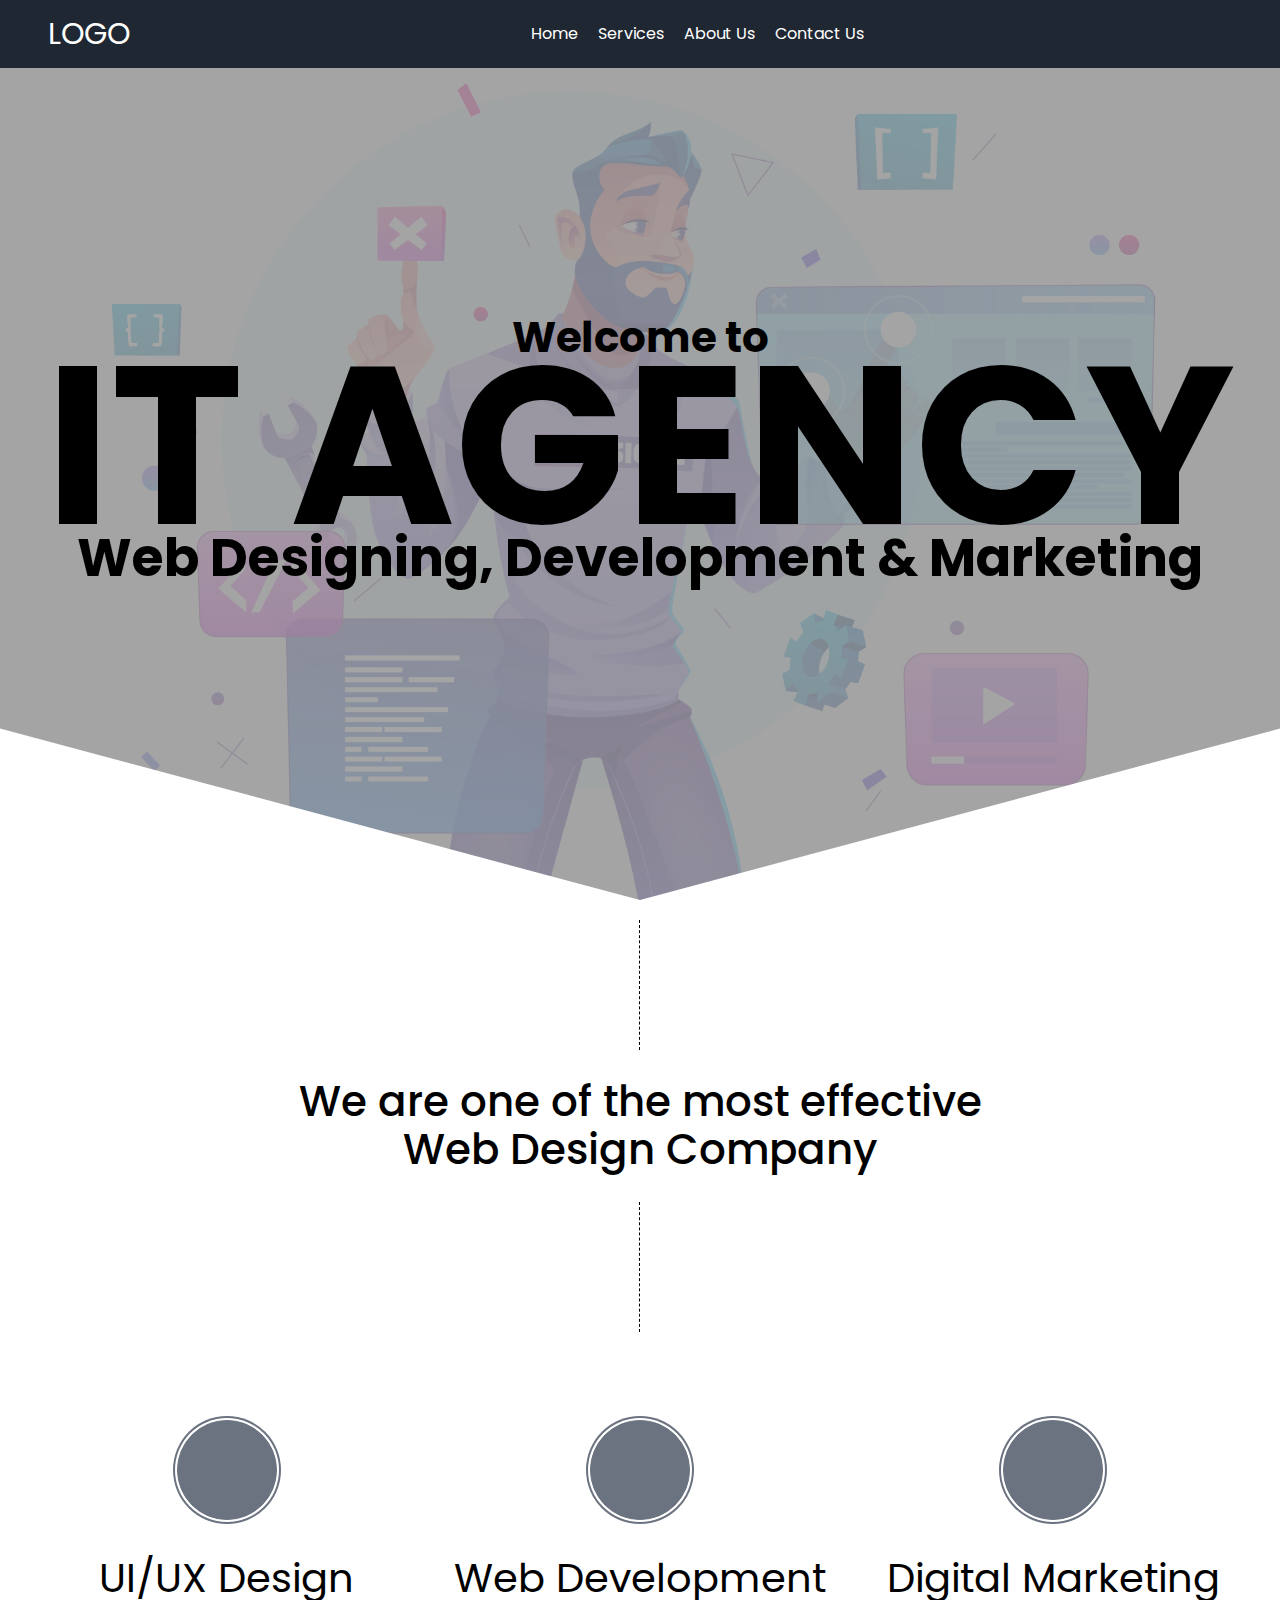
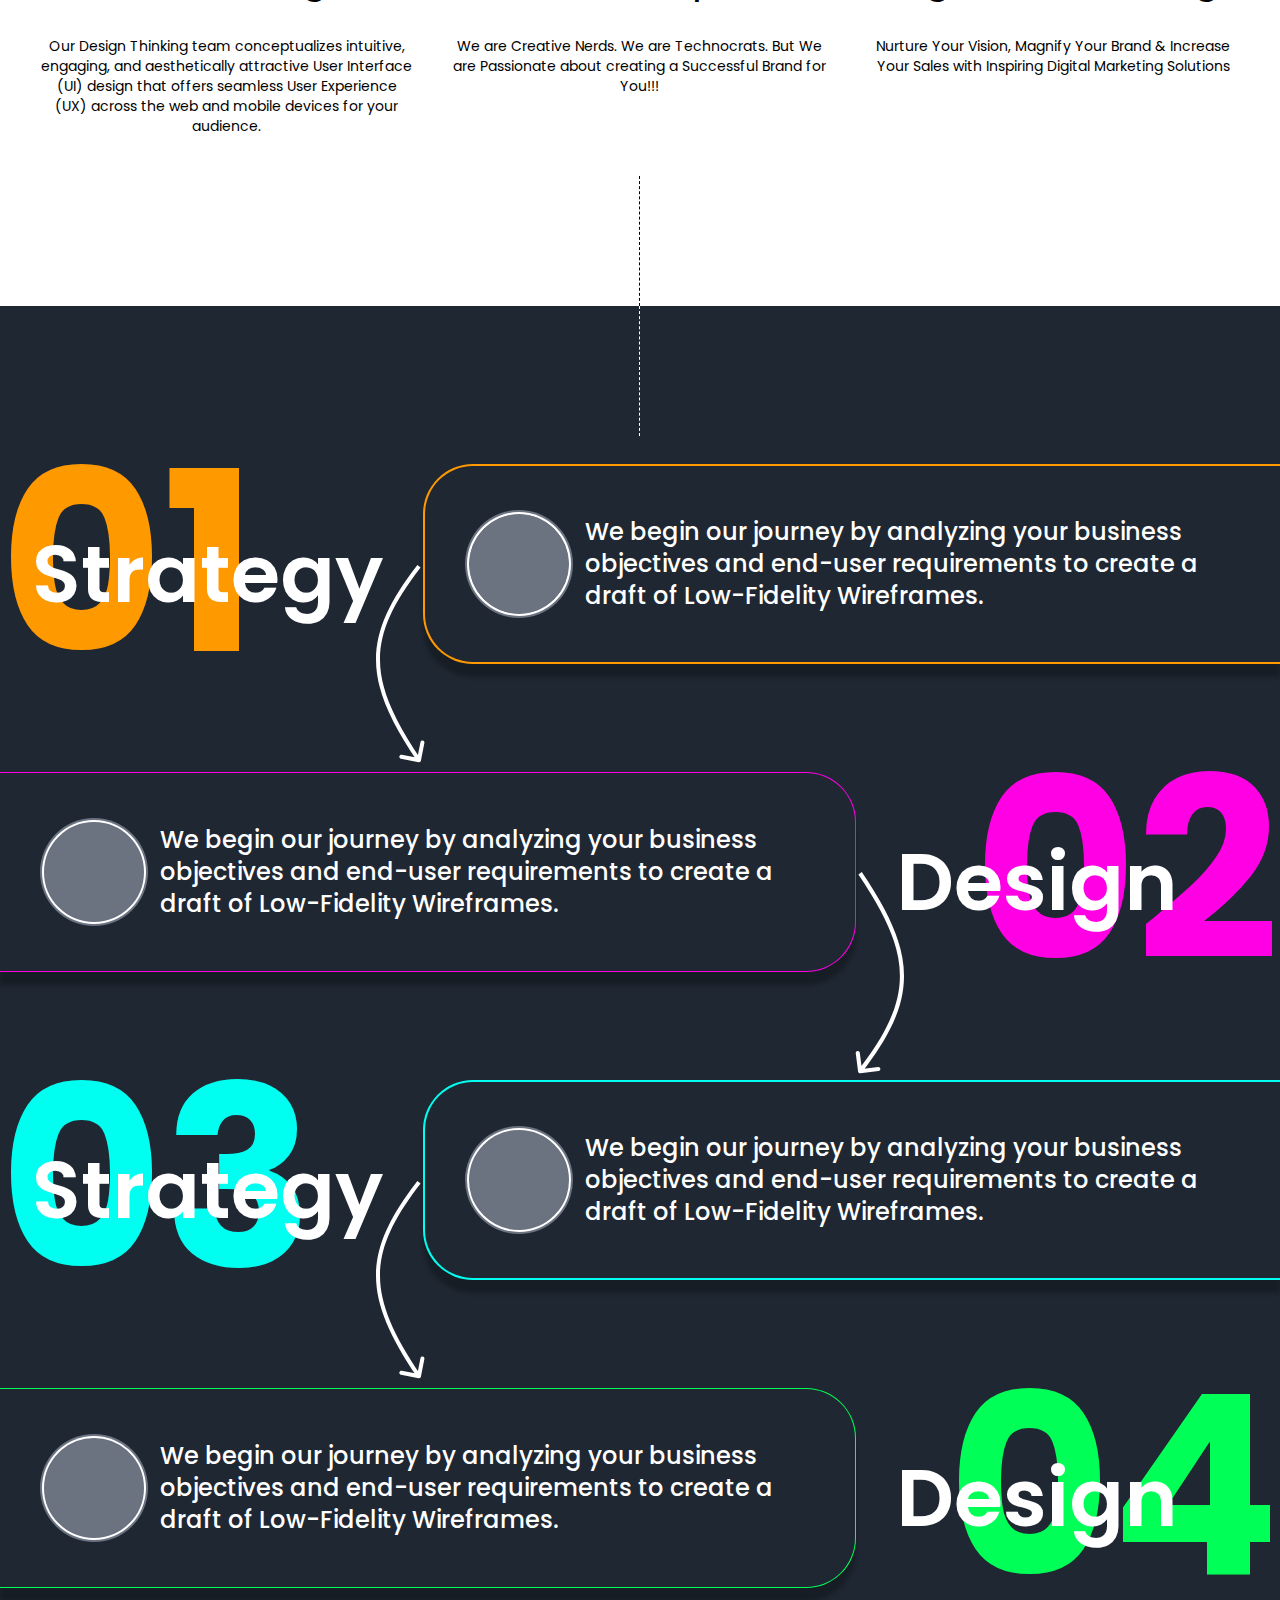
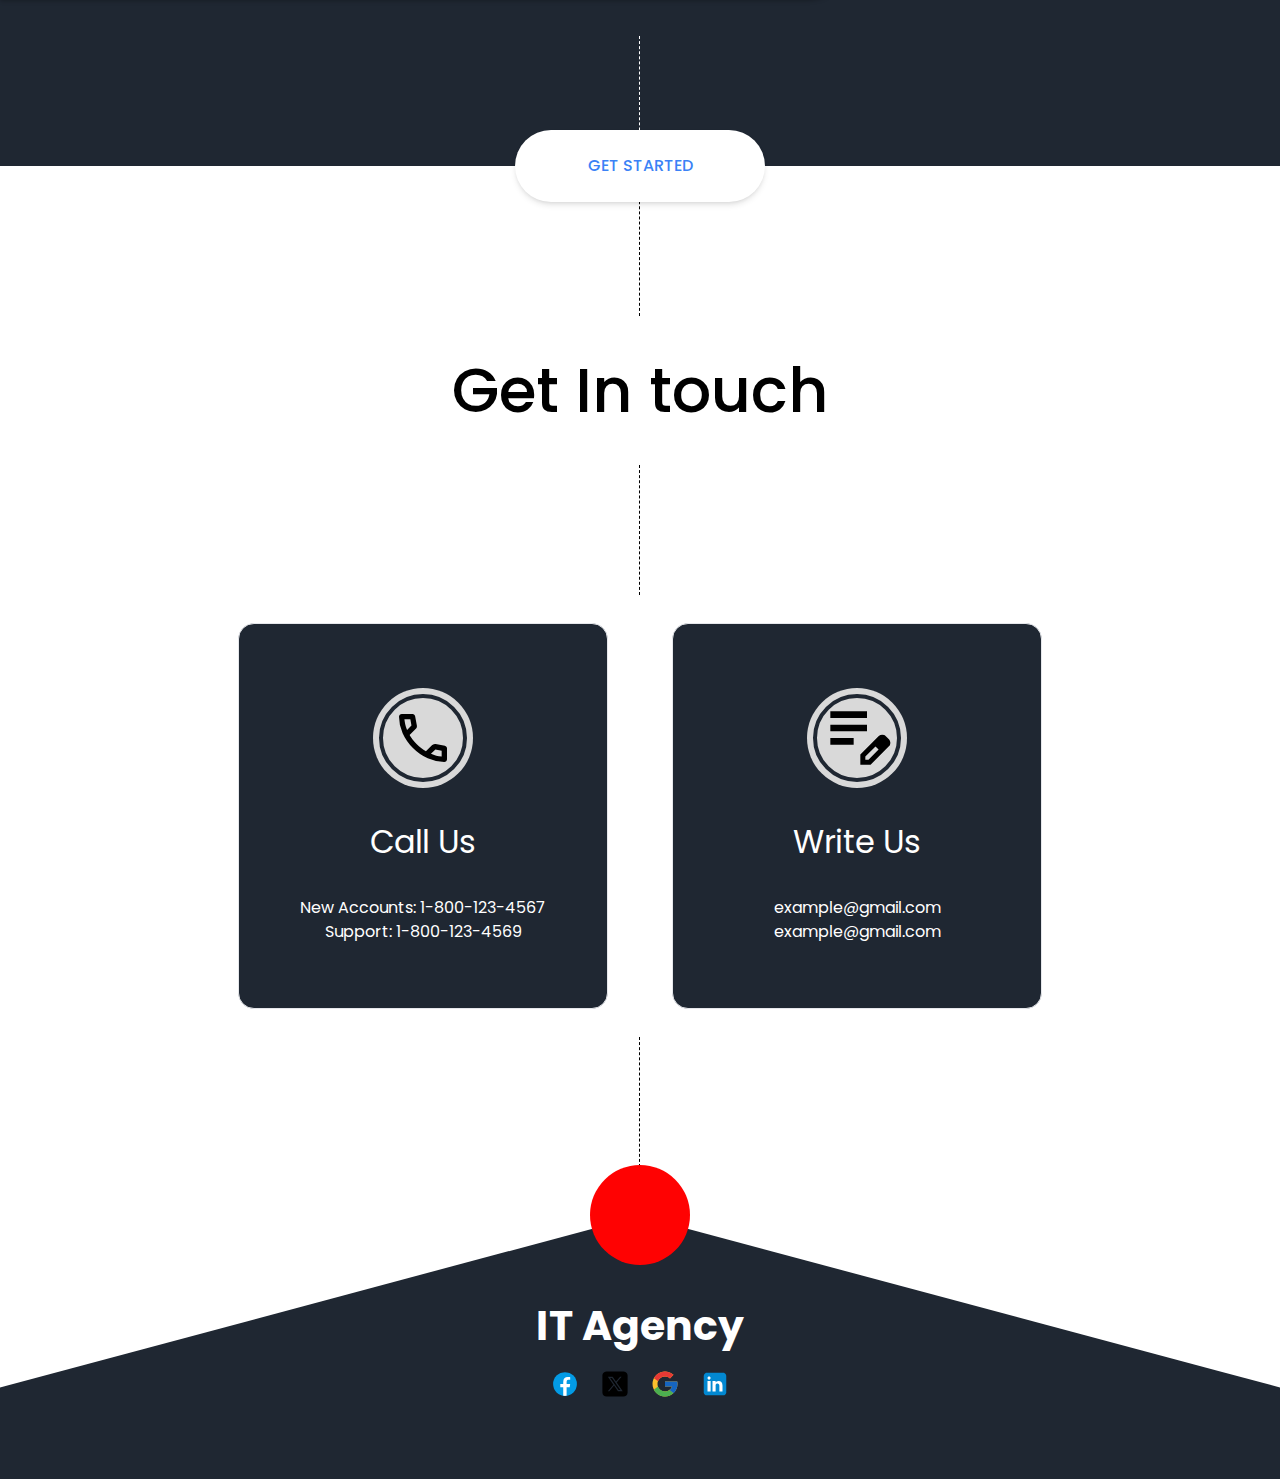
<file: index.html>
<!DOCTYPE html>
<html lang="en">
<head>
    <meta charset="UTF-8">
    <meta name="viewport" content="width=device-width, initial-scale=1.0">
    <title>Homepage | IT Agency</title>
    <link rel="preconnect" href="https://fonts.googleapis.com">
    <link rel="preconnect" href="https://fonts.gstatic.com" crossorigin>
    <link href="https://fonts.googleapis.com/css2?family=Poppins:wght@300;400;500;600;700;800;900&display=swap"
        rel="stylesheet">
    <link rel="stylesheet" href="./css/build.css">
    <link rel="stylesheet" href="./css/custom.css">
</head>
<body>
    <header class="bg-[#1F2732] text-white fixed top-0 w-full z-10">
        <nav class="container mx-auto px-3 md:px-8 flex items-center justify-between  ">
            <div class="p-3 md:p-4 flex items-center gap-5 ">
                <button class="md:hidden menuToggle">
                    <svg fill="#fff" width="30" height="30" viewBox="0 0 50 50">
                        <path
                            d="M 5 8 A 2.0002 2.0002 0 1 0 5 12 L 45 12 A 2.0002 2.0002 0 1 0 45 8 L 5 8 z M 5 23 A 2.0002 2.0002 0 1 0 5 27 L 45 27 A 2.0002 2.0002 0 1 0 45 23 L 5 23 z M 5 38 A 2.0002 2.0002 0 1 0 5 42 L 45 42 A 2.0002 2.0002 0 1 0 45 38 L 5 38 z">
                        </path>
                    </svg>
                </button>
                <a href="./index.html" class="text-xl md:text-3xl uppercase">Logo</a>
            </div>
            <div class="overlay fixed top-0 right-0 w-screen h-screen md:hidden"></div>
            <div
                class="nav-menu fixed top-0 left-0 md:static  bg-white md:bg-[#1F2732] h-screen md:h-auto w-[90vw] max-w-[300px] md:w-auto md:max-w-none">
                <div class="flex items-center gap-5 justify-between md:hidden bg-[#1F2732] p-3 md:p-4">
                    <a href="./index.html" class="text-xl uppercase">Logo</a>
                    <button class="menuToggle">
                        <svg fill="#fff" width="30" height="30" viewBox="0 0 50 50">
                            <path
                                d="M 40.783203 7.2714844 A 2.0002 2.0002 0 0 0 39.386719 7.8867188 L 25.050781 22.222656 L 10.714844 7.8867188 A 2.0002 2.0002 0 0 0 9.2792969 7.2792969 A 2.0002 2.0002 0 0 0 7.8867188 10.714844 L 22.222656 25.050781 L 7.8867188 39.386719 A 2.0002 2.0002 0 1 0 10.714844 42.214844 L 25.050781 27.878906 L 39.386719 42.214844 A 2.0002 2.0002 0 1 0 42.214844 39.386719 L 27.878906 25.050781 L 42.214844 10.714844 A 2.0002 2.0002 0 0 0 40.783203 7.2714844 z">
                            </path>
                        </svg>
                    </button>
                </div>
                <ul
                    class="flex flex-col items-start md:flex-row gap-2 md:items-center md:justify-center md:gap-5 p-3 md:p-4 text-black md:text-white">
                    <li><a href="./">Home</a></li>
                    <li><a href="./pages/our-services">Services</a></li>
                    <li><a href="">About Us</a></li>
                    <li><a href="">Contact Us</a></li>
                </ul>
            </div>
            <div class="">
            </div>
        </nav>
    </header>
    <section class="h-screen max-h-[500px] md:max-h-full relative overflow-hidden">
        <div class="absolute top-0 w-full  h-full  opacity-50 z-[0] brightness-[0.3]">
            <img class="w-full h-full object-cover" src="./assets/images/img1.jpeg" alt="">
        </div>
        <div
            class="absolute top-0 z-[2] w-full h-full flex flex-col items-center justify-center text-center banner px-3">
            <p class="text-[20px] lg:text-[42px] font-bold leading-[20px] lg:leading-[34px] ">Welcome to</p>
            <p class="text-[60px] lg:text-[224px] font-bold leading-[45px] lg:leading-[182px]">IT AGENCY</p>
            <p class="text-[25px] lg:text-[52px] font-bold leading-[25px] lg:leading-[42px]">Web Designing, Development
                & Marketing</p>
        </div>
    </section>
    <section>
        <div class="container mx-auto p-3 md:p-5">
            <div class="h-[100px] md:h-[130px] w-[3px] mx-auto mb-[28px] border-l border-dashed border-black">
            </div>
            <p class="text-[32px] md:text-[42px] font-medium max-w-[700px] mx-auto text-center leading-[48px]">
                We are one of the most effective
                Web Design Company
            </p>
            <div class="h-[100px] md:h-[130px] w-[3px] mx-auto my-[28px]  border-l border-dashed border-black">
            </div>
        </div>
    </section>
    <section>
        <div class="conatiner mx-auto p-3 md:p-5 flex flex-wrap gap-y-5 text-center">

            <a href="" class="p-5 flex flex-col items-center gap-5 md:gap-7 w-full md:w-1/3">
                <div
                    class="h-[100px] w-[100px] rounded-full border border-gray-500 bg-gray-500 ring-2 ring-offset-2 ring-gray-500">
                </div>
                <p class="text-[24px] md:text-[32px] xl:text-[40px] ">
                    UI/UX Design
                </p>
                <p class="text-xs md:text-sm">
                    Our Design Thinking team conceptualizes intuitive, engaging, and
                    aesthetically attractive User Interface (UI) design that
                    offers seamless User Experience (UX) across the web
                    and mobile devices for your audience.
                </p>
            </a>
            <a href="" class="p-5 flex flex-col items-center gap-5 md:gap-7 w-full md:w-1/3">
                <div
                    class="h-[100px] w-[100px] rounded-full border border-gray-500 bg-gray-500 ring-2 ring-offset-2 ring-gray-500">
                </div>
                <p class="text-[24px] md:text-[32px] xl:text-[40px] ">
                    Web Development
                </p>
                <p class="text-xs md:text-sm">
                    We are Creative Nerds. We are Technocrats.
                    But We are Passionate about creating a
                    Successful Brand for You!!!
                </p>
            </a>
            <a href="" class="p-5 flex flex-col items-center gap-5 md:gap-7 w-full md:w-1/3">
                <div
                    class="h-[100px] w-[100px] rounded-full border border-gray-500 bg-gray-500 ring-2 ring-offset-2 ring-gray-500">
                </div>
                <p class="text-[24px] md:text-[32px] xl:text-[40px] ">
                    Digital Marketing
                </p>
                <p class="text-xs md:text-sm">
                    Nurture Your Vision, Magnify Your Brand & Increase
                    Your Sales with Inspiring Digital
                    Marketing Solutions
                </p>
            </a>
        </div>
        <div class="h-[100px] md:h-[130px] w-[3px] mx-auto border-l border-dashed border-black">
        </div>
    </section>
    <section class="bg-[#1F2732]">
        <div class="h-[100px] md:h-[130px] w-[3px] mx-auto mb-[28px] border-l border-dashed border-white">
        </div>
        <div class="flex flex-col gap-[56px] md:gap-[108px]">
            <!-- right start  -->
            <div class="flex md:gap-5 flex-col md:flex-row">
                <div class="flex-[1] relative text-center md:text-left">
                    <p class="text-[150px] md:text-[250px] font-bold text-[#FF9900] leading-[200px]">01</p>
                    <p
                        class="text-[40px] md:text-[80px] font-semibold text-white absolute right-1/2 md:right-0 bottom-0 md:top-1/2 translate-x-1/2 md:translate-x-0 md:-translate-y-1/2 z-[1]">
                        Strategy</p>
                </div>
                <div
                    class="relative flex flex-col md:flex-row items-center justify-between gap-4 flex-[2] ml-5 p-6 md:p-11 border-2 border-[#FF9900] rounded-l-[50px] border-r-0 shadow-[0_13px_4px_0px_rgba(0,0,0,0.25)]">
                    <div class="absolute top-full md:top-1/2 left-0 md:-translate-x-full">
                        <svg viewBox="0 0 49 199" fill="#fff" class="w-[49px]" xmlns="http://www.w3.org/2000/svg">
                            <path
                                d="M42.6212 198.171C43.7058 198.38 44.7546 197.67 44.9638 196.586L48.3727 178.912C48.5819 177.827 47.8722 176.778 46.7876 176.569C45.703 176.36 44.6542 177.069 44.4451 178.154L41.415 193.864L25.7045 190.834C24.6199 190.625 23.5711 191.335 23.3619 192.419C23.1527 193.504 23.8624 194.553 24.947 194.762L42.6212 198.171ZM41.4173 0.98429C13.8964 36.6068 -0.0505638 65.4226 0.000137329 95.6539C0.0507622 125.839 14.0607 157.006 41.3436 197.328L44.6564 195.086C17.4711 154.908 4.04866 124.583 4.00013 95.6472C3.95168 66.7573 17.2388 38.823 44.5827 3.42977L41.4173 0.98429Z"
                                fill="white" />
                        </svg>
                    </div>
                    <div>
                        <div
                            class="h-[100px] w-[100px] rounded-full border border-gray-500 bg-gray-500 ring-2 ring-offset-2 ring-gray-500 overflow-hidden">
                        </div>
                    </div>
                    <p class="text-white text-lg md:text-2xl font-medium text-center md:text-left">
                        We begin our journey by analyzing your business
                        objectives and end-user requirements to create
                        a draft of Low-Fidelity Wireframes.
                    </p>
                </div>
            </div>
            <!-- right end -->
            <!-- left start -->
            <div class="flex md:gap-5 flex-col  md:flex-row-reverse">
                <div class=" flex-[1] relative text-center md:text-right">
                    <p class="text-[150px] md:text-[250px] font-bold text-[#FF00E5] leading-[200px]">02</p>
                    <p
                        class="text-[40px] md:text-[80px] font-semibold text-white absolute right-1/2 md:right-[unset] md:left-0 bottom-0 md:top-1/2 translate-x-1/2 md:translate-x-0 md:-translate-y-1/2 z-[1]">
                        Design</p>
                </div>
                <div
                    class="relative flex flex-col md:flex-row items-center justify-between gap-4 flex-[2] p-6 mr-5 md:p-11 border border-[#FF00E5] rounded-r-[50px] border-l-0 shadow-[0_13px_4px_0px_rgba(0,0,0,0.25)]">
                    <div class="absolute top-full md:top-1/2 right-0 md:translate-x-full">
                        <svg viewBox="0 0 48 198" fill="#fff" xmlns="http://www.w3.org/2000/svg" class="w-[49px]">
                            <path
                                d="M3.01626 195.462C3.15683 196.557 4.15893 197.331 5.25452 197.191L23.1082 194.9C24.2038 194.76 24.978 193.757 24.8374 192.662C24.6968 191.566 23.6947 190.792 22.5991 190.933L6.72922 192.969L4.69305 177.099C4.55248 176.003 3.55038 175.229 2.45479 175.37C1.3592 175.51 0.585003 176.512 0.725571 177.608L3.01626 195.462ZM6.58269 196.43C34.1036 160.807 48.0506 131.991 47.9999 101.76C47.9492 71.5749 33.9393 40.4082 6.65645 0.0862427L3.34355 2.32782C30.5289 42.5056 43.9513 72.831 43.9999 101.767C44.0483 130.657 30.7612 158.591 3.41731 193.984L6.58269 196.43Z"
                                fill="white" />
                        </svg>
                    </div>
                    <div>
                        <div
                            class="h-[100px] w-[100px] rounded-full border-2 border-gray-500 bg-gray-500 ring-2 ring-offset-2 ring-gray-500 overflow-hidden">
                        </div>
                    </div>
                    <p class="text-white text-xl md:text-2xl font-medium text-center md:text-left">
                        We begin our journey by analyzing your business
                        objectives and end-user requirements to create
                        a draft of Low-Fidelity Wireframes.
                    </p>
                </div>
            </div>
            <!-- left start -->
            <!-- right start  -->
            <div class="flex md:gap-5 flex-col md:flex-row">
                <div class="flex-[1] relative text-center md:text-left">
                    <p class="text-[150px] md:text-[250px] font-bold text-[#00FFF0] leading-[200px]">03</p>
                    <p
                        class="text-[40px] md:text-[80px] font-semibold text-white absolute right-1/2 md:right-0 bottom-0 md:top-1/2 translate-x-1/2 md:translate-x-0 md:-translate-y-1/2 z-[1]">
                        Strategy</p>
                </div>
                <div
                    class="relative flex flex-col md:flex-row items-center justify-between gap-4 flex-[2] ml-5 p-6 md:p-11 border-2 border-[#00FFF0] rounded-l-[50px] border-r-0 shadow-[0_13px_4px_0px_rgba(0,0,0,0.25)]">
                    <div class="absolute top-full md:top-1/2 left-0 md:-translate-x-full">
                        <svg viewBox="0 0 49 199" fill="#fff" class="w-[49px]" xmlns="http://www.w3.org/2000/svg">
                            <path
                                d="M42.6212 198.171C43.7058 198.38 44.7546 197.67 44.9638 196.586L48.3727 178.912C48.5819 177.827 47.8722 176.778 46.7876 176.569C45.703 176.36 44.6542 177.069 44.4451 178.154L41.415 193.864L25.7045 190.834C24.6199 190.625 23.5711 191.335 23.3619 192.419C23.1527 193.504 23.8624 194.553 24.947 194.762L42.6212 198.171ZM41.4173 0.98429C13.8964 36.6068 -0.0505638 65.4226 0.000137329 95.6539C0.0507622 125.839 14.0607 157.006 41.3436 197.328L44.6564 195.086C17.4711 154.908 4.04866 124.583 4.00013 95.6472C3.95168 66.7573 17.2388 38.823 44.5827 3.42977L41.4173 0.98429Z"
                                fill="white" />
                        </svg>

                    </div>
                    <div>
                        <div
                            class="h-[100px] w-[100px] rounded-full border-2 border-gray-500 bg-gray-500 ring-2 ring-offset-2 ring-gray-500 overflow-hidden">

                        </div>
                    </div>
                    <p class="text-white text-lg md:text-2xl font-medium text-center md:text-left">
                        We begin our journey by analyzing your business
                        objectives and end-user requirements to create
                        a draft of Low-Fidelity Wireframes.
                    </p>
                </div>
            </div>
            <!-- right end -->
            <!-- left start -->
            <div class="flex md:gap-5 flex-col  md:flex-row-reverse">
                <div class=" flex-[1] relative text-center md:text-right">
                    <p class="text-[150px] md:text-[250px] font-bold text-[#00FF57] leading-[200px]">04</p>
                    <p
                        class="text-[40px] md:text-[80px] font-semibold text-white absolute right-1/2 md:right-[unset] md:left-0 bottom-0 md:top-1/2 translate-x-1/2 md:translate-x-0 md:-translate-y-1/2 z-[1]">
                        Design</p>
                </div>
                <div
                    class="flex flex-col md:flex-row items-center justify-between gap-4 flex-[2] p-6 mr-5 md:p-11 border border-[#00FF57] rounded-r-[50px] border-l-0 shadow-[0_13px_4px_0px_rgba(0,0,0,0.25)]">
                    <div>
                        <div
                            class="h-[100px] w-[100px] rounded-full border-2 border-gray-500 bg-gray-500 ring-2 ring-offset-2 ring-gray-500 overflow-hidden">

                        </div>
                    </div>
                    <p class="text-white text-xl md:text-2xl font-medium text-center md:text-left">
                        We begin our journey by analyzing your business
                        objectives and end-user requirements to create
                        a draft of Low-Fidelity Wireframes.
                    </p>
                </div>
            </div>
            <!-- left start -->
        </div>
        <div class="h-[100px] md:h-[130px] w-[3px] mx-auto mt-[48px] border-l border-dashed border-white">
        </div>
    </section>
    <section>
        <div class="container mx-auto p-3 md:p-5 relative">
            <a href="./pages/our-services.html"
                class="absolute top-0 left-1/2 -translate-x-1/2 -translate-y-1/2 text-blue-500 hover:text-blue-100 block text-center font-medium uppercase bg-white hover:bg-blue-500 transition-all duration-300 rounded-full shadow-md p-5 md:p-6 w-full max-w-[250px] mx-auto ">get
                started</a>

            <div class="h-[100px] md:h-[130px] w-[3px] mx-auto mb-[28px] border-l border-dashed border-black">
            </div>
            <p class="text-center text-[32px] md:text-[62px] font-medium">Get In touch</p>
            <div class="h-[100px] md:h-[130px] w-[3px] mx-auto my-[28px] border-l border-dashed border-black">
            </div>

            <div class="flex justify-center items-center flex-wrap gap-[32px] md:gap-[64px]">
                <div
                    class="flex flex-col items-center border rounded-2xl px-[30px] py-[64px] md:flex-[1] max-w-[370px] bg-[#1F2732] text-white gap-[30px]">
                    <div class="h-[100px] w-[100px] rounded-full bg-[#D9D9D9] overflow-hidden p-[6px]">
                        <div class=" border-4 border-[#1F2732] h-full w-full rounded-full">
                            <svg xmlns="http://www.w3.org/2000/svg" viewBox="0 -960 960 960" class="w-full p-2">
                                <path
                                    d="M798-120q-125 0-247-54.5T329-329Q229-429 174.5-551T120-798q0-18 12-30t30-12h162q14 0 25 9.5t13 22.5l26 140q2 16-1 27t-11 19l-97 98q20 37 47.5 71.5T387-386q31 31 65 57.5t72 48.5l94-94q9-9 23.5-13.5T670-390l138 28q14 4 23 14.5t9 23.5v162q0 18-12 30t-30 12ZM241-600l66-66-17-94h-89q5 41 14 81t26 79Zm358 358q39 17 79.5 27t81.5 13v-88l-94-19-67 67ZM241-600Zm358 358Z" />
                            </svg>
                        </div>
                    </div>
                    <p class="text-[24px] md:text-[32px] ">Call Us</p>
                    <div class="flex flex-col text-center">
                        <a href="tel:+0000000000">New Accounts: 1-800-123-4567</a>
                        <a href="tel:+0000000000">Support: 1-800-123-4569</a>
                    </div>
                </div>
                <div
                    class="flex flex-col items-center border rounded-2xl px-[30px] py-[64px] md:flex-[1] max-w-[370px] min-w-[300px] bg-[#1F2732] text-white gap-[30px]">

                    <div class="h-[100px] w-[100px] rounded-full bg-[#D9D9D9] overflow-hidden p-[6px]">
                        <div class=" border-4 border-[#1F2732] h-full w-full rounded-full">
                            <svg xmlns="http://www.w3.org/2000/svg" viewBox="0 -960 960 960" class="w-full">
                                <path
                                    d="M160-400v-80h280v80H160Zm0-160v-80h440v80H160Zm0-160v-80h440v80H160Zm360 560v-123l221-220q9-9 20-13t22-4q12 0 23 4.5t20 13.5l37 37q8 9 12.5 20t4.5 22q0 11-4 22.5T863-380L643-160H520Zm300-263-37-37 37 37ZM580-220h38l121-122-18-19-19-18-122 121v38Zm141-141-19-18 37 37-18-19Z" />
                            </svg>
                        </div>
                    </div>
                    <p class="text-[24px] md:text-[32px] ">Write Us</p>
                    <div class="flex flex-col text-center">
                        <a href="mailto:example@example.com">example@gmail.com</a>
                        <a href="mailto:example@example.com">example@gmail.com</a>
                    </div>
                </div>
            </div>
            <div class="h-[100px] md:h-[130px] w-[3px] mx-auto my-[28px] border-l border-dashed border-black">
            </div>
        </div>
    </section>
    <footer class="bg-[#1F2732] text-white relative  ">
        <div
            class="absolute top-0 left-1/2 -translate-x-1/2 z-[2] -translate-y-1/2 w-[60px] md:w-[100px] bg-[#FF0202] aspect-square rounded-full mx-auto">
        </div>
        <div class="py-[80px] footer overflow-hidden relative" >
            <p class="text-[41px] font-bold text-center">IT Agency</p>
            <ul class="flex items-center justify-center mt-3 gap-5 [&_li]:w-[30px]">
                <li>
                    <a href="">
                        <svg xmlns="http://www.w3.org/2000/svg" viewBox="0 0 48 48" class="w-full">
                            <path fill="#039be5" d="M24 5A19 19 0 1 0 24 43A19 19 0 1 0 24 5Z"></path>
                            <path fill="#fff"
                                d="M26.572,29.036h4.917l0.772-4.995h-5.69v-2.73c0-2.075,0.678-3.915,2.619-3.915h3.119v-4.359c-0.548-0.074-1.707-0.236-3.897-0.236c-4.573,0-7.254,2.415-7.254,7.917v3.323h-4.701v4.995h4.701v13.729C22.089,42.905,23.032,43,24,43c0.875,0,1.729-0.08,2.572-0.194V29.036z">
                            </path>
                        </svg>
                    </a>
                </li>
                <li>
                    <a href="">
                        <svg xmlns="http://www.w3.org/2000/svg" viewBox="0 0 50 50" class="w-full">
                            <path
                                d="M 11 4 C 7.134 4 4 7.134 4 11 L 4 39 C 4 42.866 7.134 46 11 46 L 39 46 C 42.866 46 46 42.866 46 39 L 46 11 C 46 7.134 42.866 4 39 4 L 11 4 z M 13.085938 13 L 21.023438 13 L 26.660156 21.009766 L 33.5 13 L 36 13 L 27.789062 22.613281 L 37.914062 37 L 29.978516 37 L 23.4375 27.707031 L 15.5 37 L 13 37 L 22.308594 26.103516 L 13.085938 13 z M 16.914062 15 L 31.021484 35 L 34.085938 35 L 19.978516 15 L 16.914062 15 z">
                            </path>
                        </svg>
                    </a>
                </li>
                <li>
                    <a href="">
                        <svg xmlns="http://www.w3.org/2000/svg" viewBox="0 0 48 48" class="w-full">
                            <path fill="#fbc02d"
                                d="M43.611,20.083H42V20H24v8h11.303c-1.649,4.657-6.08,8-11.303,8c-6.627,0-12-5.373-12-12	s5.373-12,12-12c3.059,0,5.842,1.154,7.961,3.039l5.657-5.657C34.046,6.053,29.268,4,24,4C12.955,4,4,12.955,4,24s8.955,20,20,20	s20-8.955,20-20C44,22.659,43.862,21.35,43.611,20.083z">
                            </path>
                            <path fill="#e53935"
                                d="M6.306,14.691l6.571,4.819C14.655,15.108,18.961,12,24,12c3.059,0,5.842,1.154,7.961,3.039	l5.657-5.657C34.046,6.053,29.268,4,24,4C16.318,4,9.656,8.337,6.306,14.691z">
                            </path>
                            <path fill="#4caf50"
                                d="M24,44c5.166,0,9.86-1.977,13.409-5.192l-6.19-5.238C29.211,35.091,26.715,36,24,36	c-5.202,0-9.619-3.317-11.283-7.946l-6.522,5.025C9.505,39.556,16.227,44,24,44z">
                            </path>
                            <path fill="#1565c0"
                                d="M43.611,20.083L43.595,20L42,20H24v8h11.303c-0.792,2.237-2.231,4.166-4.087,5.571	c0.001-0.001,0.002-0.001,0.003-0.002l6.19,5.238C36.971,39.205,44,34,44,24C44,22.659,43.862,21.35,43.611,20.083z">
                            </path>
                        </svg>
                    </a>
                </li>
                    <li>
                        <a href="">
                            <svg xmlns="http://www.w3.org/2000/svg" viewBox="0 0 48 48" class="w-full">
                                <path fill="#0288D1" d="M42,37c0,2.762-2.238,5-5,5H11c-2.761,0-5-2.238-5-5V11c0-2.762,2.239-5,5-5h26c2.762,0,5,2.238,5,5V37z"></path><path fill="#FFF" d="M12 19H17V36H12zM14.485 17h-.028C12.965 17 12 15.888 12 14.499 12 13.08 12.995 12 14.514 12c1.521 0 2.458 1.08 2.486 2.499C17 15.887 16.035 17 14.485 17zM36 36h-5v-9.099c0-2.198-1.225-3.698-3.192-3.698-1.501 0-2.313 1.012-2.707 1.99C24.957 25.543 25 26.511 25 27v9h-5V19h5v2.616C25.721 20.5 26.85 19 29.738 19c3.578 0 6.261 2.25 6.261 7.274L36 36 36 36z"></path>
                                </svg>
                        </a>
                    </li>
            </ul>
        </div>
    </footer>
    <script src="./script/script.js"></script>
</body>
</html>
</file>
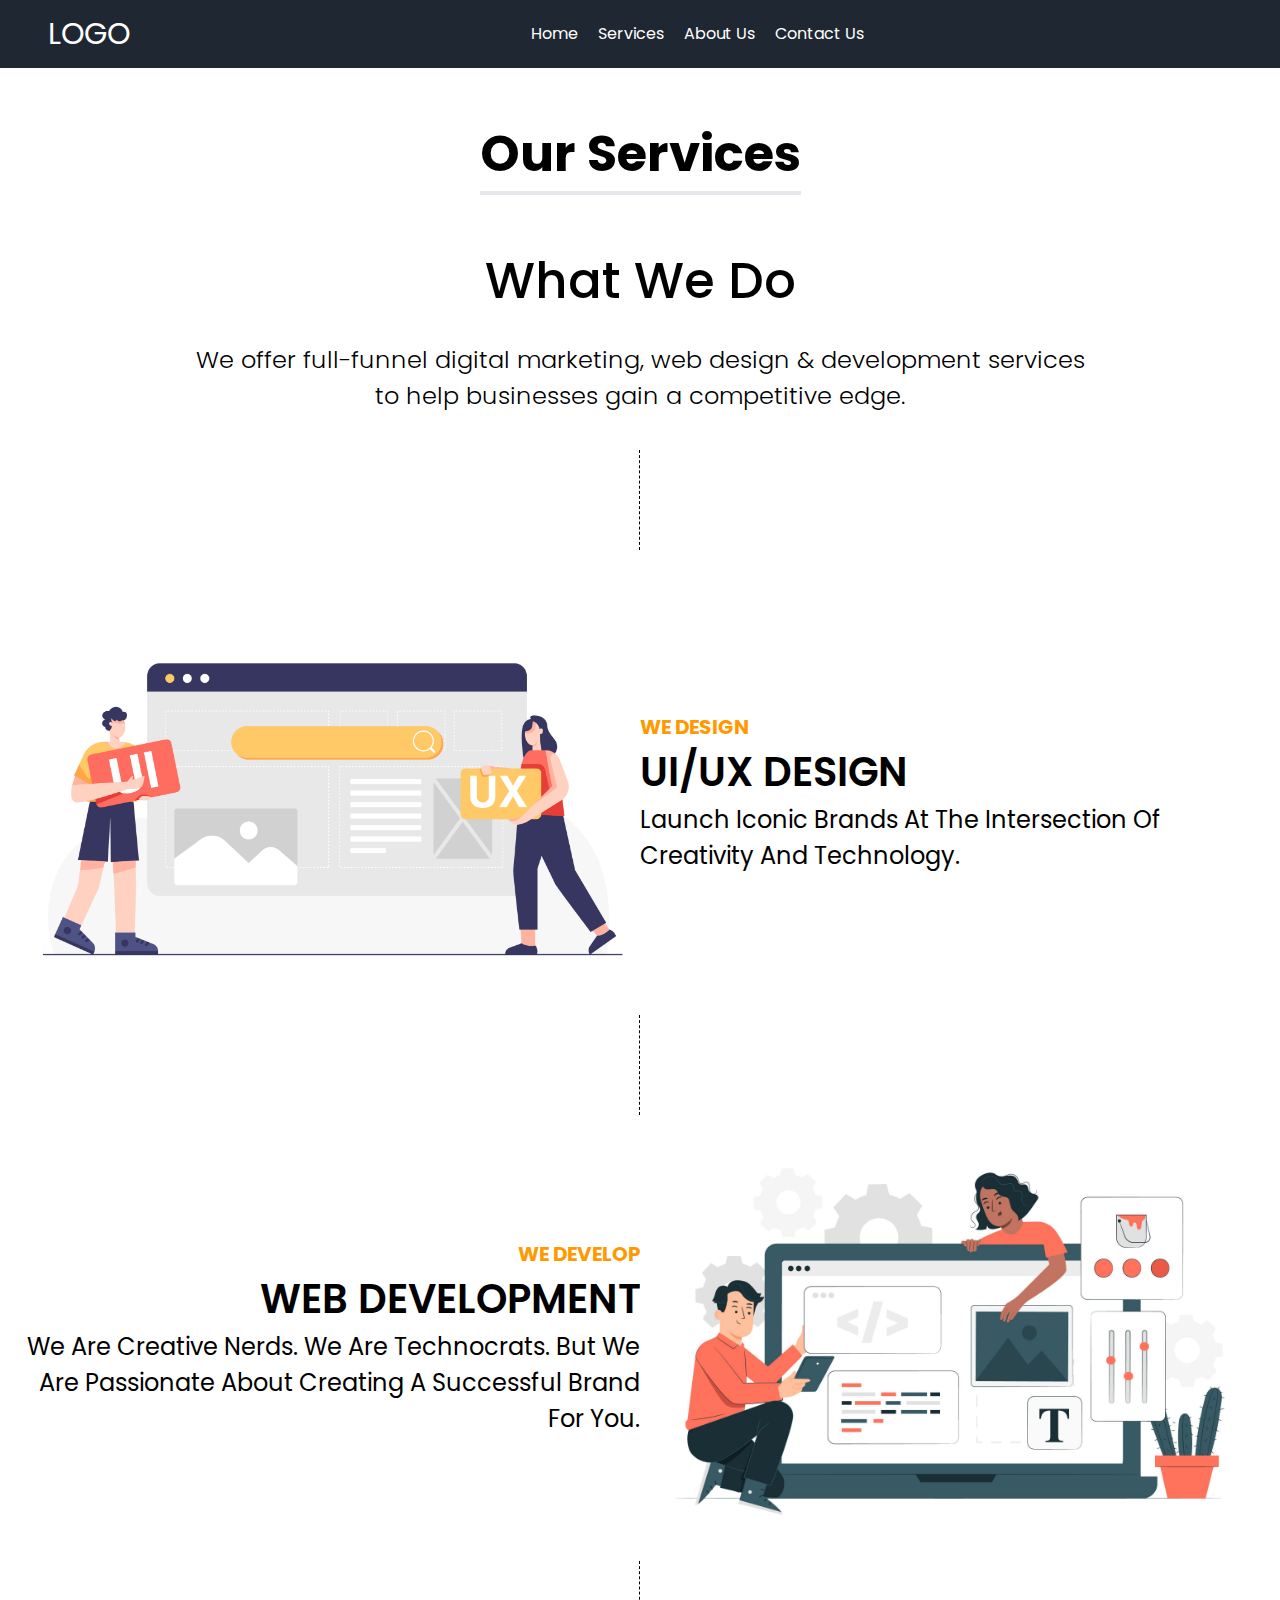
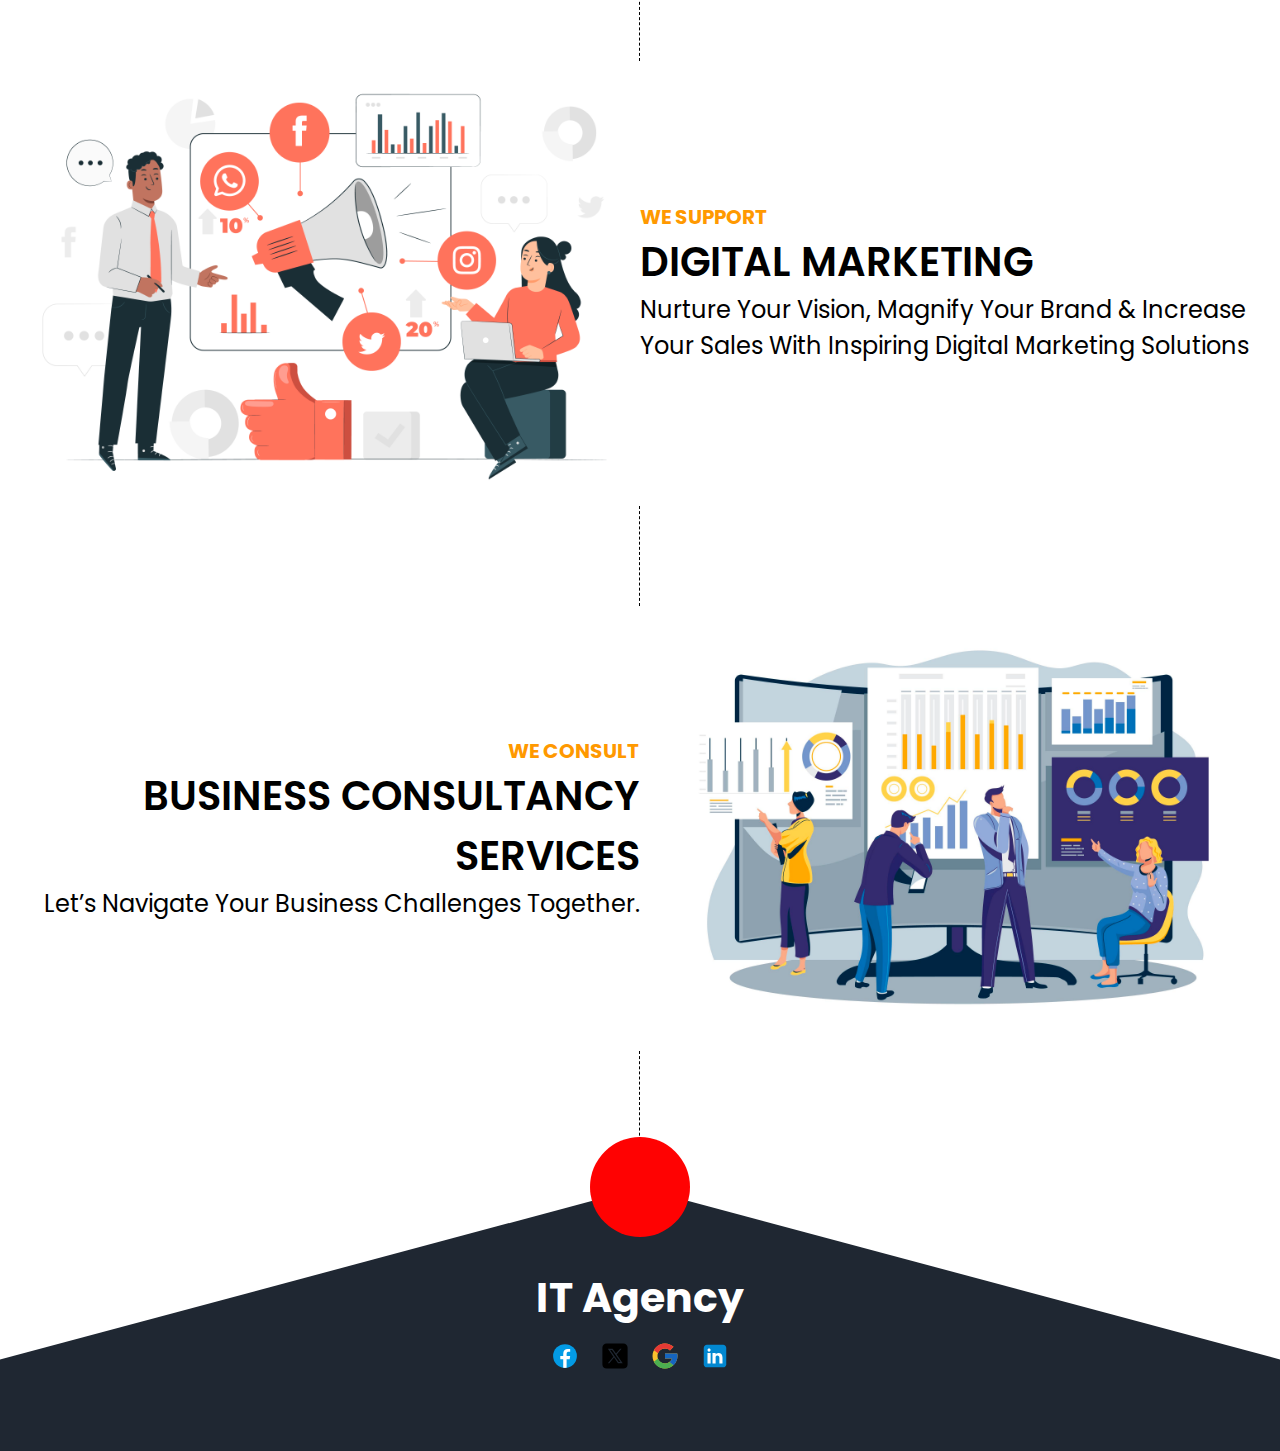
<file: pages/our-services.html>
<!DOCTYPE html>
<html lang="en">

<head>
    <meta charset="UTF-8">
    <meta name="viewport" content="width=device-width, initial-scale=1.0">
    <title>Our Services | IT Agency</title>
    <link rel="preconnect" href="https://fonts.googleapis.com">
    <link rel="preconnect" href="https://fonts.gstatic.com" crossorigin>
    <link href="https://fonts.googleapis.com/css2?family=Poppins:wght@300;400;500;600;700;800;900&display=swap"
        rel="stylesheet">
    <link rel="stylesheet" href="../css/build.css">
    <link rel="stylesheet" href="../css/custom.css">
</head>

<body>
    <header class="bg-[#1F2732] text-white fixed top-0 w-full z-10">
        <nav class="container mx-auto px-3 md:px-8 flex items-center justify-between  ">
            <div class="p-3 md:p-4 flex items-center gap-5 ">
                <button class="md:hidden menuToggle">
                    <svg fill="#fff" width="30" height="30" viewBox="0 0 50 50">
                        <path
                            d="M 5 8 A 2.0002 2.0002 0 1 0 5 12 L 45 12 A 2.0002 2.0002 0 1 0 45 8 L 5 8 z M 5 23 A 2.0002 2.0002 0 1 0 5 27 L 45 27 A 2.0002 2.0002 0 1 0 45 23 L 5 23 z M 5 38 A 2.0002 2.0002 0 1 0 5 42 L 45 42 A 2.0002 2.0002 0 1 0 45 38 L 5 38 z">
                        </path>
                    </svg>
                </button>
                <a href="../" class="text-xl md:text-3xl uppercase">Logo</a>
            </div>
            <div class="overlay fixed top-0 right-0 w-screen h-screen md:hidden"></div>
            <div
                class="nav-menu fixed top-0 left-0 md:static  bg-white md:bg-[#1F2732] h-screen md:h-auto w-[90vw] max-w-[300px] md:w-auto md:max-w-none">
                <div class="flex items-center gap-5 justify-between md:hidden bg-[#1F2732] p-3 md:p-4">
                    <a href="../" class="text-xl uppercase">Logo</a>
                    <button class="menuToggle">
                        <svg fill="#fff" width="30" height="30" viewBox="0 0 50 50">
                            <path
                                d="M 40.783203 7.2714844 A 2.0002 2.0002 0 0 0 39.386719 7.8867188 L 25.050781 22.222656 L 10.714844 7.8867188 A 2.0002 2.0002 0 0 0 9.2792969 7.2792969 A 2.0002 2.0002 0 0 0 7.8867188 10.714844 L 22.222656 25.050781 L 7.8867188 39.386719 A 2.0002 2.0002 0 1 0 10.714844 42.214844 L 25.050781 27.878906 L 39.386719 42.214844 A 2.0002 2.0002 0 1 0 42.214844 39.386719 L 27.878906 25.050781 L 42.214844 10.714844 A 2.0002 2.0002 0 0 0 40.783203 7.2714844 z">
                            </path>
                        </svg>
                    </button>
                </div>
                <ul
                    class="flex flex-col items-start md:flex-row gap-2 md:items-center md:justify-center md:gap-5 p-3 md:p-4 text-black md:text-white">
                    <li><a href="../">Home</a></li>
                    <li><a href="./our-services">Services</a></li>
                    <li><a href="">About Us</a></li>
                    <li><a href="">Contact Us</a></li>
                </ul>
            </div>
            <div class="">
            </div>
        </nav>
    </header>
    <section class="container mx-auto p-3 md:p-5 pt-[32px] md:pt-[48px] mt-[54px] md:mt-[68px]">
        <p class="text-[32px] md:text-[50px] font-bold text-center border-b-4 w-fit mx-auto">Our Services</p>
        <p class="text-[32px] md:text-[50px] font-medium text-center mt-[32px] md:mt-[48px]">What We Do</p>
        <p class="text-[16px] md:text-[24px] font-light text-center mx-auto mt-[16px] md:mt-[24px] max-w-4xl">
            We offer full-funnel digital marketing, web design & development
            services to help businesses gain a competitive edge.
        </p>
    </section>
    <div class="h-[70px] md:h-[100px] w-[3px] mx-auto my-[8px] md:my-[16px] border-l border-dashed border-black"></div>
    <main class="p-3 md:p-5">
        <a href="./ui-ux-design" class="flex flex-col md:flex-row items-center group">
            <div class="flex-[1]">
                <img class="w-100" src="../assets/images/ui-ux.jpeg" alt="ui/ux">
            </div>
            <div class="text-center md:text-left flex-[1]">
                <p class="text-[#FF9900] font-bold text-[16px] md:text-[20px] uppercase">We Design</p>
                <p class="font-semibold text-[32px] md:text-[40px] uppercase group-hover:text-indigo-800 transition-colors duration-100">ui/ux Design</p>
                <p class="font-normal text-[20px] md:text-[24px] capitalize">
                    Launch Iconic Brands at the Intersection of
                    Creativity and Technology.
                </p>
            </div>
        </a>
        <div class="h-[70px] md:h-[100px] w-[3px] mx-auto my-[8px] md:my-[16px] border-l border-dashed border-black">
        </div>
        <a href="" class="flex flex-col md:flex-row-reverse items-center group">
            <div class="flex-[1]">
                <img class="w-100" src="../assets/images/web.jpeg" alt="web-development">
            </div>
            <div class="text-center md:text-right flex-[1]">
                <p class="text-[#FF9900] font-bold text-[16px] md:text-[20px] uppercase">WE DEVELOP</p>
                <p class="font-semibold text-[32px] md:text-[40px] uppercase group-hover:text-indigo-800 transition-colors duration-100">WEB DEVELOPMENT</p>
                <p class="font-normal text-[20px] md:text-[24px] capitalize">
                    We are Creative Nerds. We are Technocrats. But We are Passionate about creating a Successful Brand
                    for You.
                </p>
            </div>
        </a>
        <div class="h-[70px] md:h-[100px] w-[3px] mx-auto my-[8px] md:my-[16px] border-l border-dashed border-black">
        </div>
        <a href="" class="flex flex-col md:flex-row items-center group">
            <div class="flex-[1]">
                <img class="w-100" src="../assets/images/degital-marketing.jpeg" alt="digital-marketing">
            </div>
            <div class="text-center md:text-left flex-[1]">
                <p class="text-[#FF9900] font-bold text-[16px] md:text-[20px] uppercase">WE SUPPORT</p>
                <p class="font-semibold text-[32px] md:text-[40px] uppercase group-hover:text-indigo-800 transition-colors duration-100">DIGITAL MARKETING</p>
                <p class="font-normal text-[20px] md:text-[24px] capitalize">
                    Nurture Your Vision, Magnify Your Brand & Increase Your Sales with Inspiring Digital Marketing Solutions
                </p>
            </div>
        </a>
        <div class="h-[70px] md:h-[100px] w-[3px] mx-auto my-[8px] md:my-[16px] border-l border-dashed border-black">
        </div>
        <a href="" class="flex flex-col md:flex-row-reverse items-center group">
            <div class="flex-[1]">
                <img class="w-100" src="../assets/images/business.jpeg" alt="business">
            </div>
            <div class="text-center md:text-right flex-[1]">
                <p class="text-[#FF9900] font-bold text-[16px] md:text-[20px] uppercase">WE CONSULT</p>
                <p class="font-semibold text-[32px] md:text-[40px] uppercase group-hover:text-indigo-800 transition-colors duration-100">Business Consultancy Services</p>
                <p class="font-normal text-[20px] md:text-[24px] capitalize">
                    Let’s Navigate Your Business Challenges Together.
                </p>
            </div>
        </a>
        <div class="h-[70px] md:h-[100px] w-[3px] mx-auto my-[8px] md:my-[16px] border-l border-dashed border-black">
        </div>
    </main>
    <footer class="bg-[#1F2732] text-white relative  ">
        <div
            class="absolute top-0 left-1/2 -translate-x-1/2 z-[2] -translate-y-1/2 w-[60px] md:w-[100px] bg-[#FF0202] aspect-square rounded-full mx-auto">
        </div>
        <div class="py-[80px] footer overflow-hidden relative" >
            <p class="text-[41px] font-bold text-center">IT Agency</p>
            <ul class="flex items-center justify-center mt-3 gap-5 [&_li]:w-[30px]">
                <li>
                    <a href="">
                        <svg xmlns="http://www.w3.org/2000/svg" viewBox="0 0 48 48" class="w-full">
                            <path fill="#039be5" d="M24 5A19 19 0 1 0 24 43A19 19 0 1 0 24 5Z"></path>
                            <path fill="#fff"
                                d="M26.572,29.036h4.917l0.772-4.995h-5.69v-2.73c0-2.075,0.678-3.915,2.619-3.915h3.119v-4.359c-0.548-0.074-1.707-0.236-3.897-0.236c-4.573,0-7.254,2.415-7.254,7.917v3.323h-4.701v4.995h4.701v13.729C22.089,42.905,23.032,43,24,43c0.875,0,1.729-0.08,2.572-0.194V29.036z">
                            </path>
                        </svg>
                    </a>
                </li>
                <li>
                    <a href="">
                        <svg xmlns="http://www.w3.org/2000/svg" viewBox="0 0 50 50" class="w-full">
                            <path
                                d="M 11 4 C 7.134 4 4 7.134 4 11 L 4 39 C 4 42.866 7.134 46 11 46 L 39 46 C 42.866 46 46 42.866 46 39 L 46 11 C 46 7.134 42.866 4 39 4 L 11 4 z M 13.085938 13 L 21.023438 13 L 26.660156 21.009766 L 33.5 13 L 36 13 L 27.789062 22.613281 L 37.914062 37 L 29.978516 37 L 23.4375 27.707031 L 15.5 37 L 13 37 L 22.308594 26.103516 L 13.085938 13 z M 16.914062 15 L 31.021484 35 L 34.085938 35 L 19.978516 15 L 16.914062 15 z">
                            </path>
                        </svg>
                    </a>
                </li>
                <li>
                    <a href="">
                        <svg xmlns="http://www.w3.org/2000/svg" viewBox="0 0 48 48" class="w-full">
                            <path fill="#fbc02d"
                                d="M43.611,20.083H42V20H24v8h11.303c-1.649,4.657-6.08,8-11.303,8c-6.627,0-12-5.373-12-12	s5.373-12,12-12c3.059,0,5.842,1.154,7.961,3.039l5.657-5.657C34.046,6.053,29.268,4,24,4C12.955,4,4,12.955,4,24s8.955,20,20,20	s20-8.955,20-20C44,22.659,43.862,21.35,43.611,20.083z">
                            </path>
                            <path fill="#e53935"
                                d="M6.306,14.691l6.571,4.819C14.655,15.108,18.961,12,24,12c3.059,0,5.842,1.154,7.961,3.039	l5.657-5.657C34.046,6.053,29.268,4,24,4C16.318,4,9.656,8.337,6.306,14.691z">
                            </path>
                            <path fill="#4caf50"
                                d="M24,44c5.166,0,9.86-1.977,13.409-5.192l-6.19-5.238C29.211,35.091,26.715,36,24,36	c-5.202,0-9.619-3.317-11.283-7.946l-6.522,5.025C9.505,39.556,16.227,44,24,44z">
                            </path>
                            <path fill="#1565c0"
                                d="M43.611,20.083L43.595,20L42,20H24v8h11.303c-0.792,2.237-2.231,4.166-4.087,5.571	c0.001-0.001,0.002-0.001,0.003-0.002l6.19,5.238C36.971,39.205,44,34,44,24C44,22.659,43.862,21.35,43.611,20.083z">
                            </path>
                        </svg>
                    </a>
                </li>
                    <li>
                        <a href="">
                            <svg xmlns="http://www.w3.org/2000/svg" viewBox="0 0 48 48" class="w-full">
                                <path fill="#0288D1" d="M42,37c0,2.762-2.238,5-5,5H11c-2.761,0-5-2.238-5-5V11c0-2.762,2.239-5,5-5h26c2.762,0,5,2.238,5,5V37z"></path><path fill="#FFF" d="M12 19H17V36H12zM14.485 17h-.028C12.965 17 12 15.888 12 14.499 12 13.08 12.995 12 14.514 12c1.521 0 2.458 1.08 2.486 2.499C17 15.887 16.035 17 14.485 17zM36 36h-5v-9.099c0-2.198-1.225-3.698-3.192-3.698-1.501 0-2.313 1.012-2.707 1.99C24.957 25.543 25 26.511 25 27v9h-5V19h5v2.616C25.721 20.5 26.85 19 29.738 19c3.578 0 6.261 2.25 6.261 7.274L36 36 36 36z"></path>
                                </svg>
                        </a>
                    </li>
            </ul>
        </div>
    </footer>

    <script src="../script/script.js"></script>
</body>

</html>
</file>
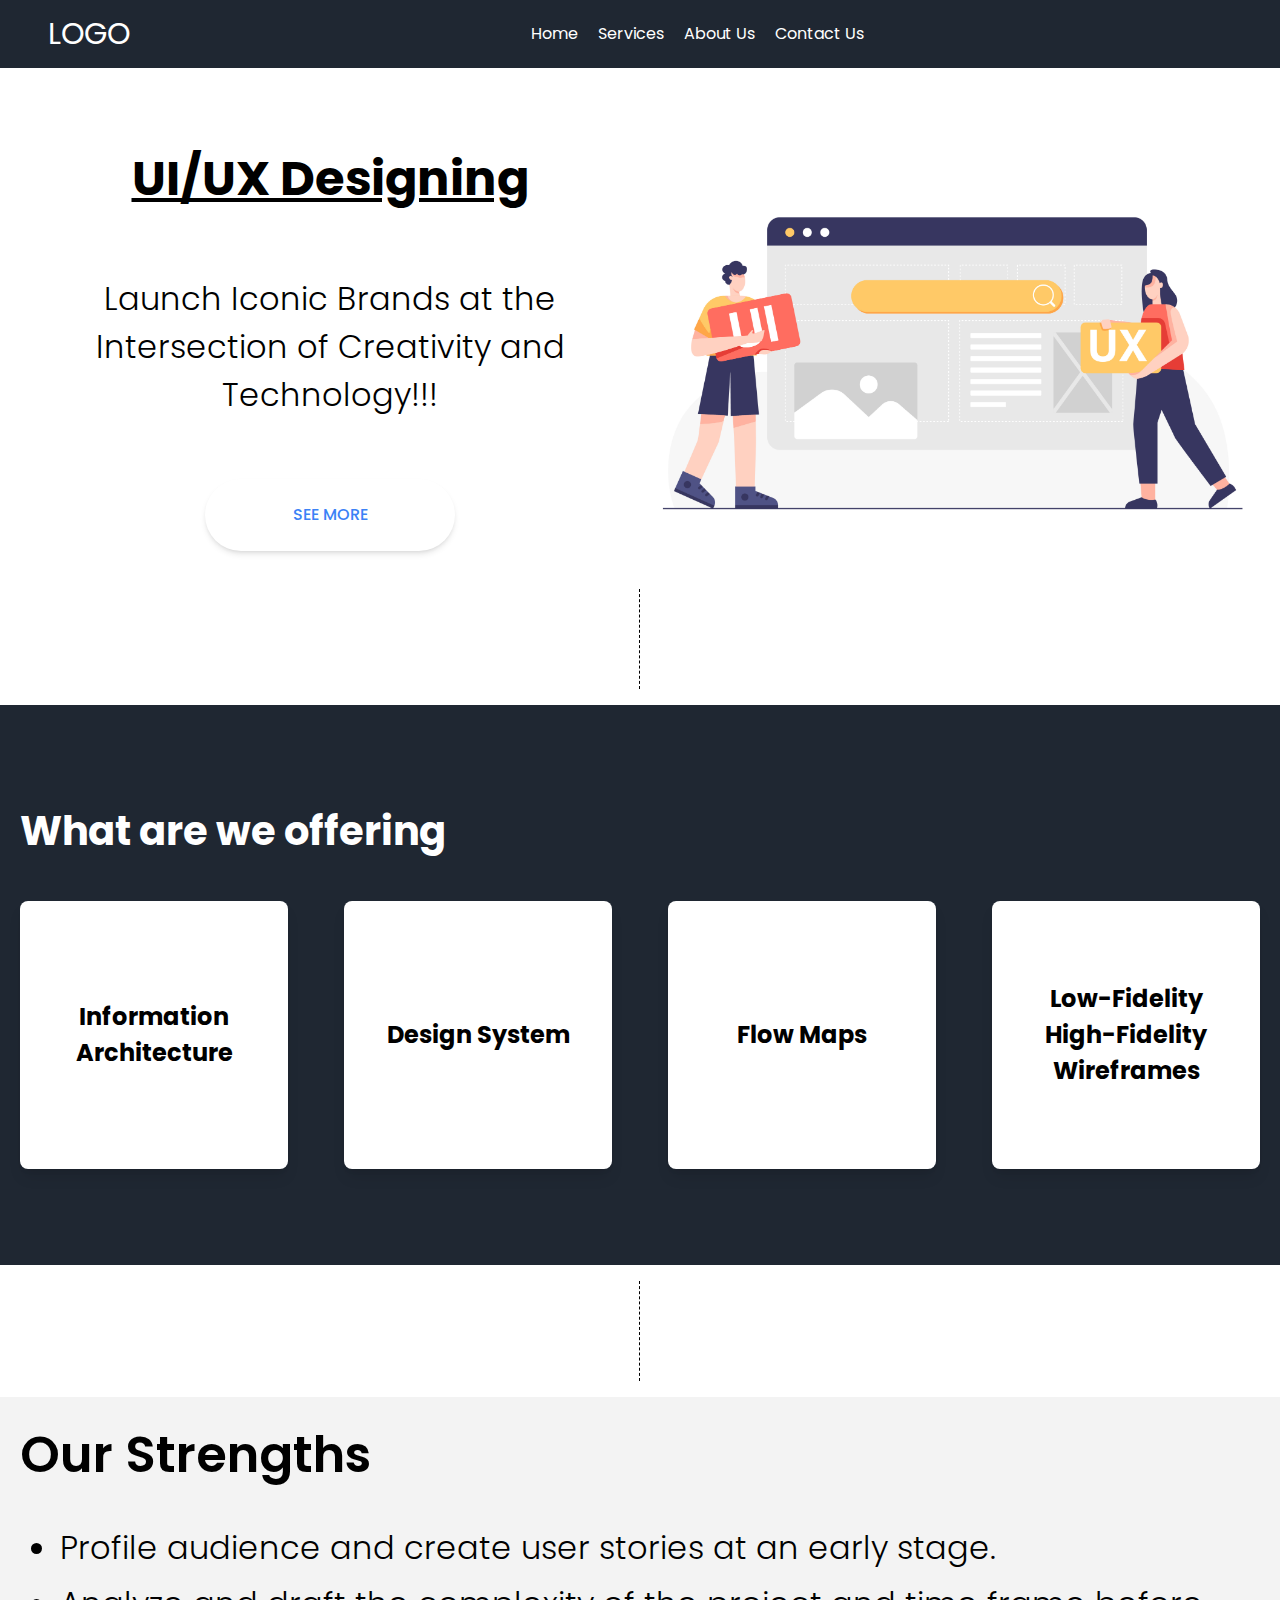
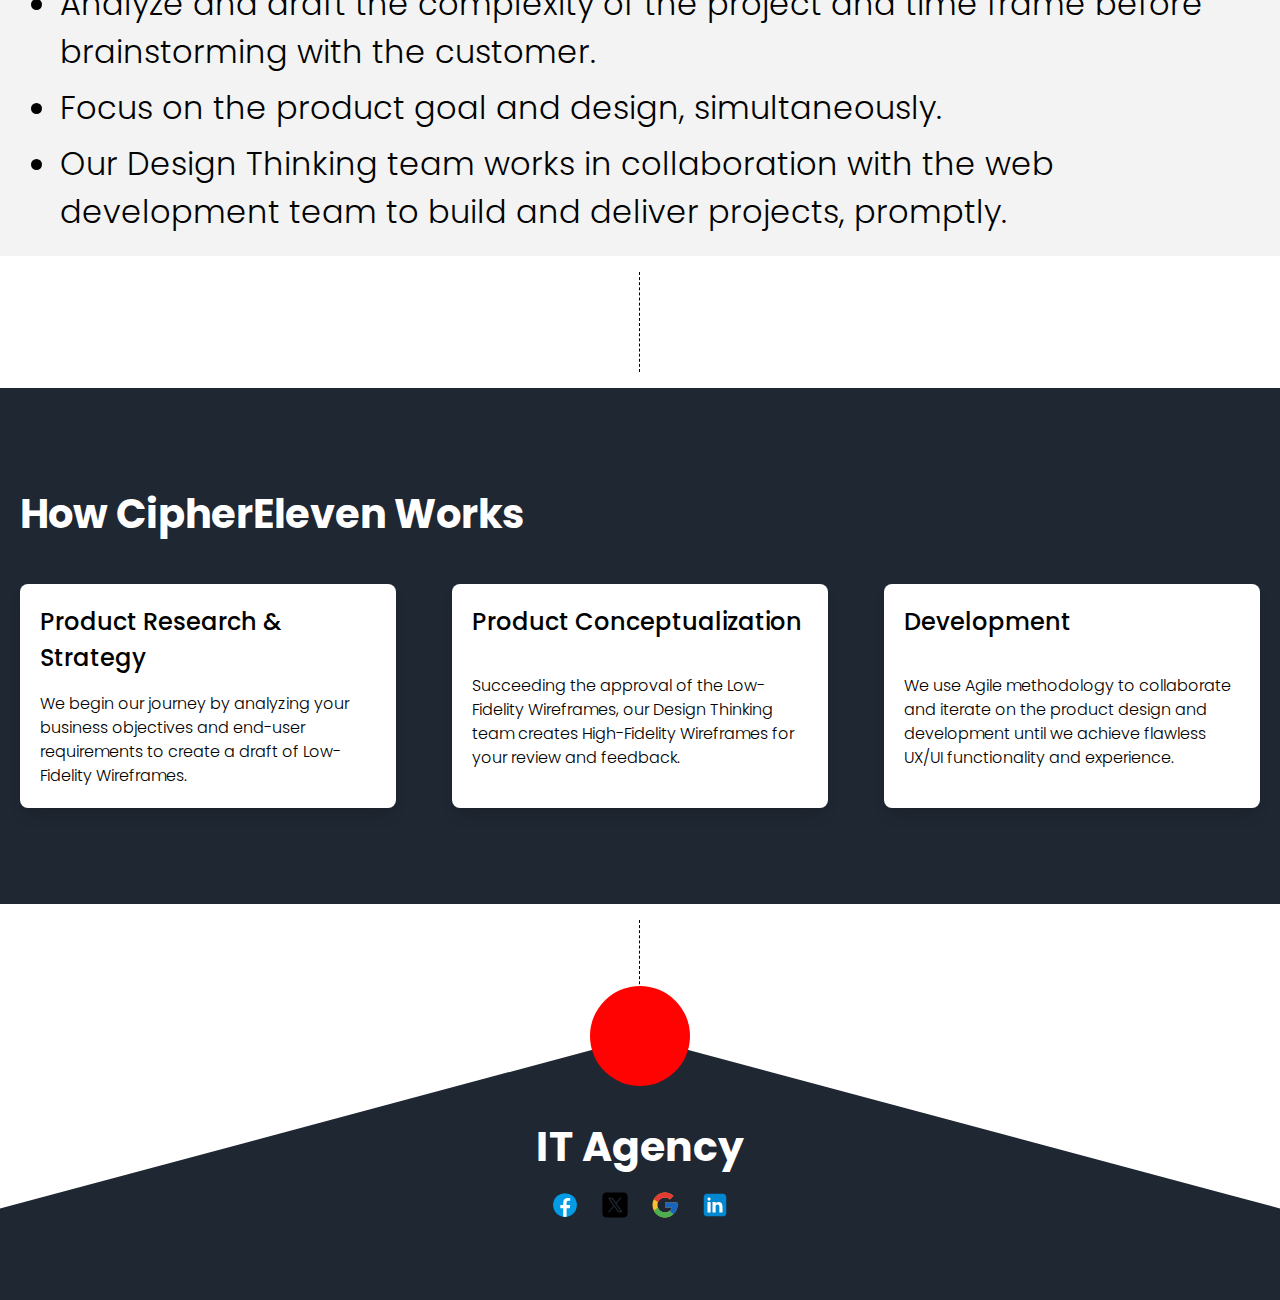
<file: pages/ui-ux-design.html>
<!DOCTYPE html>
<html lang="en">

<head>
    <meta charset="UTF-8">
    <meta name="viewport" content="width=device-width, initial-scale=1.0">
    <title>UI/UX Design | IT Agency</title>
    <link rel="preconnect" href="https://fonts.googleapis.com">
    <link rel="preconnect" href="https://fonts.gstatic.com" crossorigin>
    <link href="https://fonts.googleapis.com/css2?family=Poppins:wght@300;400;500;600;700;800;900&display=swap"
        rel="stylesheet">
    <link rel="stylesheet" href="../css/build.css">
    <link rel="stylesheet" href="../css/custom.css">
</head>

<body>
    <header class="bg-[#1F2732] text-white fixed top-0 w-full z-10">
        <nav class="container mx-auto px-3 md:px-8 flex items-center justify-between ">
            <div class="p-3 md:p-4 flex items-center gap-5 ">
                <button class="md:hidden menuToggle">
                    <svg fill="#fff" width="30" height="30" viewBox="0 0 50 50">
                        <path
                            d="M 5 8 A 2.0002 2.0002 0 1 0 5 12 L 45 12 A 2.0002 2.0002 0 1 0 45 8 L 5 8 z M 5 23 A 2.0002 2.0002 0 1 0 5 27 L 45 27 A 2.0002 2.0002 0 1 0 45 23 L 5 23 z M 5 38 A 2.0002 2.0002 0 1 0 5 42 L 45 42 A 2.0002 2.0002 0 1 0 45 38 L 5 38 z">
                        </path>
                    </svg>
                </button>
                <a href="../" class="text-xl md:text-3xl uppercase">Logo</a>
            </div>
            <div class="overlay fixed top-0 right-0 w-screen h-screen md:hidden"></div>
            <div
                class="nav-menu fixed top-0 left-0 md:static  bg-white md:bg-[#1F2732] h-screen md:h-auto w-[90vw] max-w-[300px] md:w-auto md:max-w-none">
                <div class="flex items-center gap-5 justify-between md:hidden bg-[#1F2732] p-3 md:p-4">
                    <a href="../" class="text-xl uppercase">Logo</a>
                    <button class="menuToggle">
                        <svg fill="#fff" width="30" height="30" viewBox="0 0 50 50">
                            <path
                                d="M 40.783203 7.2714844 A 2.0002 2.0002 0 0 0 39.386719 7.8867188 L 25.050781 22.222656 L 10.714844 7.8867188 A 2.0002 2.0002 0 0 0 9.2792969 7.2792969 A 2.0002 2.0002 0 0 0 7.8867188 10.714844 L 22.222656 25.050781 L 7.8867188 39.386719 A 2.0002 2.0002 0 1 0 10.714844 42.214844 L 25.050781 27.878906 L 39.386719 42.214844 A 2.0002 2.0002 0 1 0 42.214844 39.386719 L 27.878906 25.050781 L 42.214844 10.714844 A 2.0002 2.0002 0 0 0 40.783203 7.2714844 z">
                            </path>
                        </svg>
                    </button>
                </div>
                <ul
                    class="flex flex-col items-start md:flex-row gap-2 md:items-center md:justify-center md:gap-5 p-3 md:p-4 text-black md:text-white">
                    <li><a href="../">Home</a></li>
                    <li><a href="./our-services">Services</a></li>
                    <li><a href="">About Us</a></li>
                    <li><a href="">Contact Us</a></li>
                </ul>
            </div>
            <div class="">
            </div>
        </nav>
    </header>
    <main>
        <section>
            <div class="p-3 md:p-5 mt-[54px] md:mt-[68px] flex flex-col md:flex-row pt-[40px] md:pt-[72px]">
                <div class="flex flex-col justify-center gap-[30px] md:gap-[60px] text-center md:flex-[1]">
                    <p class="text-[32px] md:text-[48px] font-bold underline">
                        UI/UX Designing
                    </p>
                    <p class="text-[24px] md:text-[32px] font-light">
                        Launch Iconic Brands at the Intersection of Creativity and Technology!!!
                    </p>
                    <a href=""
                        class="text-blue-500 hover:text-blue-100 block text-center font-medium uppercase bg-white hover:bg-blue-500 transition-all duration-300 rounded-full shadow-md p-5 md:p-6 w-full max-w-[250px] mx-auto ">
                        see more
                    </a>
                </div>
                <div class="md:flex-[1]">
                    <img src="../assets/images/ui-ux.jpeg" alt="ui/ux-design">
                </div>
            </div>
            <div
                class="h-[70px] md:h-[100px] w-[3px] mx-auto my-[8px] md:my-[16px] border-l border-dashed border-black">
            </div>
        </section>
        <section class="bg-[#1F2732]">
            <div class="container mx-auto p-3 md:p-5 py-[40px] md:py-[96px]">
                <p
                    class="text-[32px] md:text-[40px] font-bold text-white text-center md:text-left mb-[24px] md:mb-[40px]">
                    What are we offering</p>
                <div class="grid grid-cols-2 md:grid-cols-4 gap-[24px] md:gap-[56px]">
                    <div class="aspect-square bg-white grid place-items-center rounded-lg shadow-lg p-3 md:p-5">
                        <p class="text-[20px] md:text-[24px] font-bold capitalize text-center">Information
                            Architecture</p>
                    </div>
                    <div class="aspect-square bg-white grid place-items-center rounded-lg shadow-lg p-3 md:p-5">
                        <p class="text-[20px] md:text-[24px] font-bold capitalize text-center">Design System</p>
                    </div>
                    <div class="aspect-square bg-white grid place-items-center rounded-lg shadow-lg p-3 md:p-5">
                        <p class="text-[20px] md:text-[24px] font-bold capitalize text-center">Flow Maps</p>
                    </div>
                    <div class="aspect-square bg-white grid place-items-center rounded-lg shadow-lg p-3 md:p-5">
                        <p class="text-[20px] md:text-[24px] font-bold capitalize text-center">Low-Fidelity
                            High-Fidelity
                            Wireframes</p>
                    </div>

                </div>
            </div>
        </section>
        <section>
            <div
                class="h-[70px] md:h-[100px] w-[3px] mx-auto my-[8px] md:my-[16px] border-l border-dashed border-black">
            </div>
            <div class="bg-[#F3F3F3]">
                <div class="container mx-auto p-3 md:p-5">
                    <p class="text-[40px] md:text-[50px] font-semibold text-center md:text-left mb-[24px] md:mb-[32px]">
                        Our Strengths</p>
                    <ul class="flex flex-col gap-1 md:gap-2 list-disc ps-6 md:ps-10">
                        <li class="text-[20px] md:text-[32px] font-light">
                            Profile audience and create user stories at an early stage.
                        </li>
                        <li class="text-[20px] md:text-[32px] font-light">
                            Analyze and draft the complexity of the project and time frame before brainstorming with
                            the customer.
                        </li>
                        <li class="text-[20px] md:text-[32px] font-light">
                            Focus on the product goal and design, simultaneously.
                        </li>
                        <li class="text-[20px] md:text-[32px] font-light">
                            Our Design Thinking team works in collaboration with the web development team to
                            build and deliver projects, promptly.
                        </li>
                    </ul>
                </div>

            </div>
            <div
                class="h-[70px] md:h-[100px] w-[3px] mx-auto my-[8px] md:my-[16px] border-l border-dashed border-black">
            </div>
        </section>
        <section class="bg-[#1F2732]">
            <div class="container mx-auto p-3 md:p-5 py-[40px] md:py-[96px]">
                <p
                    class="text-[32px] md:text-[40px] font-bold text-white text-center md:text-left mb-[24px] md:mb-[40px]">
                    How CipherEleven Works</p>
                <div class="grid grid-cols-1 md:grid-cols-3 gap-[24px] md:gap-[56px]">
                 
                    <div class=" bg-white grid gap-[12px] md:gap-[16px] place-items-start rounded-lg shadow-lg p-4 md:p-5">
                        <p class="text-[20px] md:text-[24px] font-medium capitalize text-left">Product Research & Strategy</p>
                        <P class="text-[12px] md:text-[16px] font-light">We begin our journey by analyzing your business
                            objectives and end-user requirements to create a
                            draft of Low-Fidelity Wireframes.</P>
                    </div>
                    <div class=" bg-white grid gap-[12px] md:gap-[16px] place-items-start rounded-lg shadow-lg p-4 md:p-5">
                        <p class="text-[20px] md:text-[24px] font-medium capitalize text-left">Product Conceptualization</p>
                        <P class="text-[12px] md:text-[16px] font-light">Succeeding the approval of the Low-Fidelity 
                            Wireframes, our Design Thinking team creates 
                            High-Fidelity Wireframes for your review and 
                            feedback.</P>
                    </div>
                    <div class=" bg-white grid gap-[12px] md:gap-[16px] place-items-start rounded-lg shadow-lg p-4 md:p-5">
                        <p class="text-[20px] md:text-[24px] font-medium capitalize text-left">Development</p>
                        <P class="text-[12px] md:text-[16px] font-light">We use Agile methodology to collaborate and 
                            iterate on the product design and development 
                            until we achieve flawless UX/UI functionality and 
                            experience.</P>
                    </div>
                </div>
            </div>
        </section>
        <div
        class="h-[70px] md:h-[100px] w-[3px] mx-auto my-[8px] md:my-[16px] border-l border-dashed border-black">
    </div>
    </main>


    <footer class="bg-[#1F2732] text-white relative  ">
        <div
            class="absolute top-0 left-1/2 -translate-x-1/2 z-[2] -translate-y-1/2 w-[60px] md:w-[100px] bg-[#FF0202] aspect-square rounded-full mx-auto">
        </div>
        <div class="py-[80px] footer overflow-hidden relative">
            <p class="text-[41px] font-bold text-center">IT Agency</p>
            <ul class="flex items-center justify-center mt-3 gap-5 [&_li]:w-[30px]">
                <li>
                    <a href="">
                        <svg xmlns="http://www.w3.org/2000/svg" viewBox="0 0 48 48" class="w-full">
                            <path fill="#039be5" d="M24 5A19 19 0 1 0 24 43A19 19 0 1 0 24 5Z"></path>
                            <path fill="#fff"
                                d="M26.572,29.036h4.917l0.772-4.995h-5.69v-2.73c0-2.075,0.678-3.915,2.619-3.915h3.119v-4.359c-0.548-0.074-1.707-0.236-3.897-0.236c-4.573,0-7.254,2.415-7.254,7.917v3.323h-4.701v4.995h4.701v13.729C22.089,42.905,23.032,43,24,43c0.875,0,1.729-0.08,2.572-0.194V29.036z">
                            </path>
                        </svg>
                    </a>
                </li>
                <li>
                    <a href="">
                        <svg xmlns="http://www.w3.org/2000/svg" viewBox="0 0 50 50" class="w-full">
                            <path
                                d="M 11 4 C 7.134 4 4 7.134 4 11 L 4 39 C 4 42.866 7.134 46 11 46 L 39 46 C 42.866 46 46 42.866 46 39 L 46 11 C 46 7.134 42.866 4 39 4 L 11 4 z M 13.085938 13 L 21.023438 13 L 26.660156 21.009766 L 33.5 13 L 36 13 L 27.789062 22.613281 L 37.914062 37 L 29.978516 37 L 23.4375 27.707031 L 15.5 37 L 13 37 L 22.308594 26.103516 L 13.085938 13 z M 16.914062 15 L 31.021484 35 L 34.085938 35 L 19.978516 15 L 16.914062 15 z">
                            </path>
                        </svg>
                    </a>
                </li>
                <li>
                    <a href="">
                        <svg xmlns="http://www.w3.org/2000/svg" viewBox="0 0 48 48" class="w-full">
                            <path fill="#fbc02d"
                                d="M43.611,20.083H42V20H24v8h11.303c-1.649,4.657-6.08,8-11.303,8c-6.627,0-12-5.373-12-12	s5.373-12,12-12c3.059,0,5.842,1.154,7.961,3.039l5.657-5.657C34.046,6.053,29.268,4,24,4C12.955,4,4,12.955,4,24s8.955,20,20,20	s20-8.955,20-20C44,22.659,43.862,21.35,43.611,20.083z">
                            </path>
                            <path fill="#e53935"
                                d="M6.306,14.691l6.571,4.819C14.655,15.108,18.961,12,24,12c3.059,0,5.842,1.154,7.961,3.039	l5.657-5.657C34.046,6.053,29.268,4,24,4C16.318,4,9.656,8.337,6.306,14.691z">
                            </path>
                            <path fill="#4caf50"
                                d="M24,44c5.166,0,9.86-1.977,13.409-5.192l-6.19-5.238C29.211,35.091,26.715,36,24,36	c-5.202,0-9.619-3.317-11.283-7.946l-6.522,5.025C9.505,39.556,16.227,44,24,44z">
                            </path>
                            <path fill="#1565c0"
                                d="M43.611,20.083L43.595,20L42,20H24v8h11.303c-0.792,2.237-2.231,4.166-4.087,5.571	c0.001-0.001,0.002-0.001,0.003-0.002l6.19,5.238C36.971,39.205,44,34,44,24C44,22.659,43.862,21.35,43.611,20.083z">
                            </path>
                        </svg>
                    </a>
                </li>
                <li>
                    <a href="">
                        <svg xmlns="http://www.w3.org/2000/svg" viewBox="0 0 48 48" class="w-full">
                            <path fill="#0288D1"
                                d="M42,37c0,2.762-2.238,5-5,5H11c-2.761,0-5-2.238-5-5V11c0-2.762,2.239-5,5-5h26c2.762,0,5,2.238,5,5V37z">
                            </path>
                            <path fill="#FFF"
                                d="M12 19H17V36H12zM14.485 17h-.028C12.965 17 12 15.888 12 14.499 12 13.08 12.995 12 14.514 12c1.521 0 2.458 1.08 2.486 2.499C17 15.887 16.035 17 14.485 17zM36 36h-5v-9.099c0-2.198-1.225-3.698-3.192-3.698-1.501 0-2.313 1.012-2.707 1.99C24.957 25.543 25 26.511 25 27v9h-5V19h5v2.616C25.721 20.5 26.85 19 29.738 19c3.578 0 6.261 2.25 6.261 7.274L36 36 36 36z">
                            </path>
                        </svg>
                    </a>
                </li>
            </ul>
        </div>
    </footer>

    <script src="../script/script.js"></script>
</body>

</html>
</file>
<file: css/custom.css>
* {
    font-family: 'Poppins', sans-serif;
}

.banner::before,
.banner::after,
.footer:before,
.footer:after {
    content: "";
    position: absolute;
    width: 100%;
    height: 100%;
    background-color: #fff;
    z-index: 1;
}

.banner::before {
    transform: rotate(15deg);
    transform-origin: top right;
    bottom: -100%;
    left: -50%;
}

.banner::after {
    transform-origin: top left;
    transform: rotate(-15deg);
    bottom: -100%;
    right: -50%;
}

.footer::before {
    top: -100%;
    left: -50%;
    transform: rotate(-15deg);
    transform-origin: bottom right;
}

.footer::after {
    top: -100%;
    right: -50%;
    transform: rotate(15deg);
    transform-origin: bottom left;
}

.overlay {
    background-color: rgba(0, 0, 0, 0.5);
    display: none;
}

.overlay.active {
    display: block;
}

.nav-menu.active {
    transform: translateX(0%);
}

@media only screen and (max-width:767px) {
    .nav-menu {
        transform: translateX(-100%);
        transition: all .3s ease-in-out;
    }
}
</file>
<file: css/build.css>
/*! tailwindcss v3.4.1 | MIT License | https://tailwindcss.com*/*,:after,:before{box-sizing:border-box;border:0 solid #e5e7eb}:after,:before{--tw-content:""}:host,html{line-height:1.5;-webkit-text-size-adjust:100%;-moz-tab-size:4;-o-tab-size:4;tab-size:4;font-family:ui-sans-serif,system-ui,sans-serif,Apple Color Emoji,Segoe UI Emoji,Segoe UI Symbol,Noto Color Emoji;font-feature-settings:normal;font-variation-settings:normal;-webkit-tap-highlight-color:transparent}body{margin:0;line-height:inherit}hr{height:0;color:inherit;border-top-width:1px}abbr:where([title]){-webkit-text-decoration:underline dotted;text-decoration:underline dotted}h1,h2,h3,h4,h5,h6{font-size:inherit;font-weight:inherit}a{color:inherit;text-decoration:inherit}b,strong{font-weight:bolder}code,kbd,pre,samp{font-family:ui-monospace,SFMono-Regular,Menlo,Monaco,Consolas,Liberation Mono,Courier New,monospace;font-feature-settings:normal;font-variation-settings:normal;font-size:1em}small{font-size:80%}sub,sup{font-size:75%;line-height:0;position:relative;vertical-align:initial}sub{bottom:-.25em}sup{top:-.5em}table{text-indent:0;border-color:inherit;border-collapse:collapse}button,input,optgroup,select,textarea{font-family:inherit;font-feature-settings:inherit;font-variation-settings:inherit;font-size:100%;font-weight:inherit;line-height:inherit;color:inherit;margin:0;padding:0}button,select{text-transform:none}[type=button],[type=reset],[type=submit],button{-webkit-appearance:button;background-color:initial;background-image:none}:-moz-focusring{outline:auto}:-moz-ui-invalid{box-shadow:none}progress{vertical-align:initial}::-webkit-inner-spin-button,::-webkit-outer-spin-button{height:auto}[type=search]{-webkit-appearance:textfield;outline-offset:-2px}::-webkit-search-decoration{-webkit-appearance:none}::-webkit-file-upload-button{-webkit-appearance:button;font:inherit}summary{display:list-item}blockquote,dd,dl,figure,h1,h2,h3,h4,h5,h6,hr,p,pre{margin:0}fieldset{margin:0}fieldset,legend{padding:0}menu,ol,ul{list-style:none;margin:0;padding:0}dialog{padding:0}textarea{resize:vertical}input::-moz-placeholder,textarea::-moz-placeholder{opacity:1;color:#9ca3af}input::placeholder,textarea::placeholder{opacity:1;color:#9ca3af}[role=button],button{cursor:pointer}:disabled{cursor:default}audio,canvas,embed,iframe,img,object,svg,video{display:block;vertical-align:middle}img,video{max-width:100%;height:auto}[hidden]{display:none}*,::backdrop,:after,:before{--tw-border-spacing-x:0;--tw-border-spacing-y:0;--tw-translate-x:0;--tw-translate-y:0;--tw-rotate:0;--tw-skew-x:0;--tw-skew-y:0;--tw-scale-x:1;--tw-scale-y:1;--tw-pan-x: ;--tw-pan-y: ;--tw-pinch-zoom: ;--tw-scroll-snap-strictness:proximity;--tw-gradient-from-position: ;--tw-gradient-via-position: ;--tw-gradient-to-position: ;--tw-ordinal: ;--tw-slashed-zero: ;--tw-numeric-figure: ;--tw-numeric-spacing: ;--tw-numeric-fraction: ;--tw-ring-inset: ;--tw-ring-offset-width:0px;--tw-ring-offset-color:#fff;--tw-ring-color:#3b82f680;--tw-ring-offset-shadow:0 0 #0000;--tw-ring-shadow:0 0 #0000;--tw-shadow:0 0 #0000;--tw-shadow-colored:0 0 #0000;--tw-blur: ;--tw-brightness: ;--tw-contrast: ;--tw-grayscale: ;--tw-hue-rotate: ;--tw-invert: ;--tw-saturate: ;--tw-sepia: ;--tw-drop-shadow: ;--tw-backdrop-blur: ;--tw-backdrop-brightness: ;--tw-backdrop-contrast: ;--tw-backdrop-grayscale: ;--tw-backdrop-hue-rotate: ;--tw-backdrop-invert: ;--tw-backdrop-opacity: ;--tw-backdrop-saturate: ;--tw-backdrop-sepia: }.container{width:100%}@media (min-width:640px){.container{max-width:640px}}@media (min-width:768px){.container{max-width:768px}}@media (min-width:1024px){.container{max-width:1024px}}@media (min-width:1280px){.container{max-width:1280px}}@media (min-width:1536px){.container{max-width:1536px}}.sr-only{position:absolute;width:1px;height:1px;padding:0;margin:-1px;overflow:hidden;clip:rect(0,0,0,0);white-space:nowrap;border-width:0}.not-sr-only{position:static;width:auto;height:auto;padding:0;margin:0;overflow:visible;clip:auto;white-space:normal}.pointer-events-none{pointer-events:none}.pointer-events-auto{pointer-events:auto}.\!visible{visibility:visible!important}.visible{visibility:visible}.invisible{visibility:hidden}.collapse{visibility:collapse}.static{position:static}.fixed{position:fixed}.absolute{position:absolute}.relative{position:relative}.sticky{position:sticky}.-inset-1{inset:-.25rem}.-right-4{right:-1rem}.-top-6{top:-1.5rem}.bottom-0{bottom:0}.end-1{inset-inline-end:.25rem}.left-0{left:0}.left-1{left:.25rem}.left-1\/2{left:50%}.right-0{right:0}.right-1{right:.25rem}.right-1\/2{right:50%}.top-0{top:0}.top-1{top:.25rem}.top-full{top:100%}.isolate{isolation:isolate}.isolation-auto{isolation:auto}.-z-10{z-index:-10}.z-10{z-index:10}.z-\[0\]{z-index:0}.z-\[1\]{z-index:1}.z-\[2\]{z-index:2}.order-first{order:-9999}.order-last{order:9999}.col-span-full{grid-column:1/-1}.row-span-full{grid-row:1/-1}.float-start{float:inline-start}.float-end{float:inline-end}.float-right{float:right}.float-left{float:left}.float-none{float:none}.clear-start{clear:inline-start}.clear-end{clear:inline-end}.clear-left{clear:left}.clear-right{clear:right}.clear-both{clear:both}.clear-none{clear:none}.m-3{margin:.75rem}.-mx-6{margin-left:-1.5rem;margin-right:-1.5rem}.mx-auto{margin-left:auto;margin-right:auto}.my-\[28px\]{margin-top:28px;margin-bottom:28px}.my-\[8px\]{margin-top:8px;margin-bottom:8px}.my-auto{margin-top:auto;margin-bottom:auto}.mb-\[24px\]{margin-bottom:24px}.mb-\[28px\]{margin-bottom:28px}.mb-auto{margin-bottom:auto}.ml-5{margin-left:1.25rem}.mr-5{margin-right:1.25rem}.mt-2{margin-top:.5rem}.mt-3{margin-top:.75rem}.mt-\[16px\]{margin-top:16px}.mt-\[32px\]{margin-top:32px}.mt-\[48px\]{margin-top:48px}.mt-\[54px\]{margin-top:54px}.mt-auto{margin-top:auto}.box-border{box-sizing:border-box}.box-content{box-sizing:initial}.line-clamp-none{overflow:visible;display:block;-webkit-box-orient:horizontal;-webkit-line-clamp:none}.block{display:block}.inline-block{display:inline-block}.inline{display:inline}.flex{display:flex}.inline-flex{display:inline-flex}.table{display:table}.inline-table{display:inline-table}.table-caption{display:table-caption}.table-cell{display:table-cell}.table-column{display:table-column}.table-column-group{display:table-column-group}.table-footer-group{display:table-footer-group}.table-header-group{display:table-header-group}.table-row-group{display:table-row-group}.table-row{display:table-row}.flow-root{display:flow-root}.grid{display:grid}.inline-grid{display:inline-grid}.contents{display:contents}.list-item{display:list-item}.hidden{display:none}.aspect-square{aspect-ratio:1/1}.h-\[100px\]{height:100px}.h-\[70px\]{height:70px}.h-auto{height:auto}.h-full{height:100%}.h-screen{height:100vh}.max-h-\[500px\]{max-height:500px}.max-h-full{max-height:100%}.w-1{width:.25rem}.w-\[100px\]{width:100px}.w-\[3px\]{width:3px}.w-\[49px\]{width:49px}.w-\[60px\]{width:60px}.w-\[90vw\]{width:90vw}.w-\[this-is\\\\\]{width:this-is\\}.w-\[this-is\]{width:this-is}.w-\[weird-and-invalid\]{width:weird-and-invalid}.w-auto{width:auto}.w-fit{width:-moz-fit-content;width:fit-content}.w-full{width:100%}.w-screen{width:100vw}.min-w-\[300px\]{min-width:300px}.max-w-2xl{max-width:42rem}.max-w-3xl{max-width:48rem}.max-w-4xl{max-width:56rem}.max-w-\[250px\]{max-width:250px}.max-w-\[300px\]{max-width:300px}.max-w-\[370px\]{max-width:370px}.max-w-\[700px\]{max-width:700px}.max-w-lg{max-width:32rem}.max-w-none{max-width:none}.max-w-prose{max-width:65ch}.max-w-xl{max-width:36rem}.flex-\[1\]{flex:1}.flex-\[2\]{flex:2}.flex-shrink,.shrink{flex-shrink:1}.flex-grow,.grow{flex-grow:1}.table-auto{table-layout:auto}.table-fixed{table-layout:fixed}.caption-top{caption-side:top}.caption-bottom{caption-side:bottom}.border-collapse{border-collapse:collapse}.border-separate{border-collapse:initial}.-translate-x-1{--tw-translate-x:-0.25rem}.-translate-x-1,.-translate-x-1\/2{transform:translate(var(--tw-translate-x),var(--tw-translate-y)) rotate(var(--tw-rotate)) skewX(var(--tw-skew-x)) skewY(var(--tw-skew-y)) scaleX(var(--tw-scale-x)) scaleY(var(--tw-scale-y))}.-translate-x-1\/2{--tw-translate-x:-50%}.-translate-x-full{--tw-translate-x:-100%}.-translate-x-full,.-translate-y-1{transform:translate(var(--tw-translate-x),var(--tw-translate-y)) rotate(var(--tw-rotate)) skewX(var(--tw-skew-x)) skewY(var(--tw-skew-y)) scaleX(var(--tw-scale-x)) scaleY(var(--tw-scale-y))}.-translate-y-1{--tw-translate-y:-0.25rem}.-translate-y-1\/2{--tw-translate-y:-50%}.-translate-y-1\/2,.translate-x-0{transform:translate(var(--tw-translate-x),var(--tw-translate-y)) rotate(var(--tw-rotate)) skewX(var(--tw-skew-x)) skewY(var(--tw-skew-y)) scaleX(var(--tw-scale-x)) scaleY(var(--tw-scale-y))}.translate-x-0{--tw-translate-x:0px}.translate-x-1{--tw-translate-x:0.25rem}.translate-x-1,.translate-x-1\/2{transform:translate(var(--tw-translate-x),var(--tw-translate-y)) rotate(var(--tw-rotate)) skewX(var(--tw-skew-x)) skewY(var(--tw-skew-y)) scaleX(var(--tw-scale-x)) scaleY(var(--tw-scale-y))}.translate-x-1\/2{--tw-translate-x:50%}.translate-x-full{--tw-translate-x:100%}.translate-x-full,.translate-y-1{transform:translate(var(--tw-translate-x),var(--tw-translate-y)) rotate(var(--tw-rotate)) skewX(var(--tw-skew-x)) skewY(var(--tw-skew-y)) scaleX(var(--tw-scale-x)) scaleY(var(--tw-scale-y))}.translate-y-1{--tw-translate-y:0.25rem}.\!transform{transform:translate(var(--tw-translate-x),var(--tw-translate-y)) rotate(var(--tw-rotate)) skewX(var(--tw-skew-x)) skewY(var(--tw-skew-y)) scaleX(var(--tw-scale-x)) scaleY(var(--tw-scale-y))!important}.transform,.transform-cpu{transform:translate(var(--tw-translate-x),var(--tw-translate-y)) rotate(var(--tw-rotate)) skewX(var(--tw-skew-x)) skewY(var(--tw-skew-y)) scaleX(var(--tw-scale-x)) scaleY(var(--tw-scale-y))}.transform-gpu{transform:translate3d(var(--tw-translate-x),var(--tw-translate-y),0) rotate(var(--tw-rotate)) skewX(var(--tw-skew-x)) skewY(var(--tw-skew-y)) scaleX(var(--tw-scale-x)) scaleY(var(--tw-scale-y))}.transform-none{transform:none}.cursor-help{cursor:help}.cursor-move{cursor:move}.cursor-text{cursor:text}.cursor-wait{cursor:wait}.touch-auto{touch-action:auto}.touch-none{touch-action:none}.touch-pan-x{--tw-pan-x:pan-x}.touch-pan-left,.touch-pan-x{touch-action:var(--tw-pan-x) var(--tw-pan-y) var(--tw-pinch-zoom)}.touch-pan-left{--tw-pan-x:pan-left}.touch-pan-right{--tw-pan-x:pan-right}.touch-pan-right,.touch-pan-y{touch-action:var(--tw-pan-x) var(--tw-pan-y) var(--tw-pinch-zoom)}.touch-pan-y{--tw-pan-y:pan-y}.touch-pan-up{--tw-pan-y:pan-up}.touch-pan-down,.touch-pan-up{touch-action:var(--tw-pan-x) var(--tw-pan-y) var(--tw-pinch-zoom)}.touch-pan-down{--tw-pan-y:pan-down}.touch-pinch-zoom{--tw-pinch-zoom:pinch-zoom;touch-action:var(--tw-pan-x) var(--tw-pan-y) var(--tw-pinch-zoom)}.touch-manipulation{touch-action:manipulation}.select-none{-webkit-user-select:none;-moz-user-select:none;user-select:none}.select-text{-webkit-user-select:text;-moz-user-select:text;user-select:text}.select-all{-webkit-user-select:all;-moz-user-select:all;user-select:all}.select-auto{-webkit-user-select:auto;-moz-user-select:auto;user-select:auto}.resize-none{resize:none}.resize-y{resize:vertical}.resize-x{resize:horizontal}.resize{resize:both}.snap-none{scroll-snap-type:none}.snap-x{scroll-snap-type:x var(--tw-scroll-snap-strictness)}.snap-y{scroll-snap-type:y var(--tw-scroll-snap-strictness)}.snap-both{scroll-snap-type:both var(--tw-scroll-snap-strictness)}.snap-mandatory{--tw-scroll-snap-strictness:mandatory}.snap-proximity{--tw-scroll-snap-strictness:proximity}.snap-start{scroll-snap-align:start}.snap-end{scroll-snap-align:end}.snap-center{scroll-snap-align:center}.snap-align-none{scroll-snap-align:none}.snap-normal{scroll-snap-stop:normal}.snap-always{scroll-snap-stop:always}.list-inside{list-style-position:inside}.list-outside{list-style-position:outside}.list-decimal{list-style-type:decimal}.list-disc{list-style-type:disc}.appearance-none{-webkit-appearance:none;-moz-appearance:none;appearance:none}.appearance-auto{-webkit-appearance:auto;-moz-appearance:auto;appearance:auto}.break-before-auto{-moz-column-break-before:auto;break-before:auto}.break-before-avoid{-moz-column-break-before:avoid;break-before:avoid}.break-before-all{-moz-column-break-before:all;break-before:all}.break-before-avoid-page{-moz-column-break-before:avoid;break-before:avoid-page}.break-before-page{-moz-column-break-before:page;break-before:page}.break-before-left{-moz-column-break-before:left;break-before:left}.break-before-right{-moz-column-break-before:right;break-before:right}.break-before-column{-moz-column-break-before:column;break-before:column}.break-inside-auto{-moz-column-break-inside:auto;break-inside:auto}.break-inside-avoid{-moz-column-break-inside:avoid;break-inside:avoid}.break-inside-avoid-page{break-inside:avoid-page}.break-inside-avoid-column{-moz-column-break-inside:avoid;break-inside:avoid-column}.break-after-auto{-moz-column-break-after:auto;break-after:auto}.break-after-avoid{-moz-column-break-after:avoid;break-after:avoid}.break-after-all{-moz-column-break-after:all;break-after:all}.break-after-avoid-page{-moz-column-break-after:avoid;break-after:avoid-page}.break-after-page{-moz-column-break-after:page;break-after:page}.break-after-left{-moz-column-break-after:left;break-after:left}.break-after-right{-moz-column-break-after:right;break-after:right}.break-after-column{-moz-column-break-after:column;break-after:column}.grid-flow-row{grid-auto-flow:row}.grid-flow-col{grid-auto-flow:column}.grid-flow-dense{grid-auto-flow:dense}.grid-flow-row-dense{grid-auto-flow:row dense}.grid-flow-col-dense{grid-auto-flow:column dense}.grid-cols-1{grid-template-columns:repeat(1,minmax(0,1fr))}.grid-cols-2{grid-template-columns:repeat(2,minmax(0,1fr))}.grid-cols-3{grid-template-columns:repeat(3,minmax(0,1fr))}.grid-cols-4{grid-template-columns:repeat(4,minmax(0,1fr))}.flex-row{flex-direction:row}.flex-row-reverse{flex-direction:row-reverse}.flex-col{flex-direction:column}.flex-col-reverse{flex-direction:column-reverse}.flex-wrap{flex-wrap:wrap}.flex-wrap-reverse{flex-wrap:wrap-reverse}.flex-nowrap{flex-wrap:nowrap}.place-content-center{place-content:center}.place-content-start{place-content:start}.place-content-end{place-content:end}.place-content-between{place-content:space-between}.place-content-around{place-content:space-around}.place-content-evenly{place-content:space-evenly}.place-content-baseline{place-content:baseline}.place-content-stretch{place-content:stretch}.place-items-start{place-items:start}.place-items-end{place-items:end}.place-items-center{place-items:center}.place-items-baseline{place-items:baseline}.place-items-stretch{place-items:stretch}.content-normal{align-content:normal}.content-center{align-content:center}.content-start{align-content:flex-start}.content-end{align-content:flex-end}.content-between{align-content:space-between}.content-around{align-content:space-around}.content-evenly{align-content:space-evenly}.content-baseline{align-content:baseline}.content-stretch{align-content:stretch}.items-start{align-items:flex-start}.items-end{align-items:flex-end}.items-center{align-items:center}.items-baseline{align-items:baseline}.items-stretch{align-items:stretch}.justify-normal{justify-content:normal}.justify-start{justify-content:flex-start}.justify-end{justify-content:flex-end}.justify-center{justify-content:center}.justify-between{justify-content:space-between}.justify-around{justify-content:space-around}.justify-evenly{justify-content:space-evenly}.justify-stretch{justify-content:stretch}.justify-items-start{justify-items:start}.justify-items-end{justify-items:end}.justify-items-center{justify-items:center}.justify-items-stretch{justify-items:stretch}.gap-1{gap:.25rem}.gap-2{gap:.5rem}.gap-4{gap:1rem}.gap-5{gap:1.25rem}.gap-7{gap:1.75rem}.gap-\[12px\]{gap:12px}.gap-\[24px\]{gap:24px}.gap-\[30px\]{gap:30px}.gap-\[32px\]{gap:32px}.gap-\[56px\]{gap:56px}.gap-y-5{row-gap:1.25rem}.space-x-0>:not([hidden])~:not([hidden]){--tw-space-x-reverse:0;margin-right:calc(0px*var(--tw-space-x-reverse));margin-left:calc(0px*(1 - var(--tw-space-x-reverse)))}.space-x-2>:not([hidden])~:not([hidden]){--tw-space-x-reverse:0;margin-right:calc(.5rem*var(--tw-space-x-reverse));margin-left:calc(.5rem*(1 - var(--tw-space-x-reverse)))}.space-y-reverse>:not([hidden])~:not([hidden]){--tw-space-y-reverse:1}.space-x-reverse>:not([hidden])~:not([hidden]){--tw-space-x-reverse:1}.divide-x>:not([hidden])~:not([hidden]){--tw-divide-x-reverse:0;border-right-width:calc(1px*var(--tw-divide-x-reverse));border-left-width:calc(1px*(1 - var(--tw-divide-x-reverse)))}.divide-y>:not([hidden])~:not([hidden]){--tw-divide-y-reverse:0;border-top-width:calc(1px*(1 - var(--tw-divide-y-reverse)));border-bottom-width:calc(1px*var(--tw-divide-y-reverse))}.divide-y-reverse>:not([hidden])~:not([hidden]){--tw-divide-y-reverse:1}.divide-x-reverse>:not([hidden])~:not([hidden]){--tw-divide-x-reverse:1}.divide-solid>:not([hidden])~:not([hidden]){border-style:solid}.divide-dashed>:not([hidden])~:not([hidden]){border-style:dashed}.divide-dotted>:not([hidden])~:not([hidden]){border-style:dotted}.divide-double>:not([hidden])~:not([hidden]){border-style:double}.divide-none>:not([hidden])~:not([hidden]){border-style:none}.place-self-auto{place-self:auto}.place-self-start{place-self:start}.place-self-end{place-self:end}.place-self-center{place-self:center}.place-self-stretch{place-self:stretch}.self-auto{align-self:auto}.self-start{align-self:flex-start}.self-end{align-self:flex-end}.self-center{align-self:center}.self-stretch{align-self:stretch}.self-baseline{align-self:baseline}.justify-self-auto{justify-self:auto}.justify-self-start{justify-self:start}.justify-self-end{justify-self:end}.justify-self-center{justify-self:center}.justify-self-stretch{justify-self:stretch}.overflow-auto{overflow:auto}.overflow-hidden{overflow:hidden}.overflow-clip{overflow:clip}.overflow-visible{overflow:visible}.overflow-scroll{overflow:scroll}.overflow-x-auto{overflow-x:auto}.overflow-y-auto{overflow-y:auto}.overflow-x-hidden{overflow-x:hidden}.overflow-y-hidden{overflow-y:hidden}.overflow-x-clip{overflow-x:clip}.overflow-y-clip{overflow-y:clip}.overflow-x-visible{overflow-x:visible}.overflow-y-visible{overflow-y:visible}.overflow-x-scroll{overflow-x:scroll}.overflow-y-scroll{overflow-y:scroll}.overscroll-auto{overscroll-behavior:auto}.overscroll-contain{overscroll-behavior:contain}.overscroll-none{overscroll-behavior:none}.overscroll-y-auto{overscroll-behavior-y:auto}.overscroll-y-contain{overscroll-behavior-y:contain}.overscroll-y-none{overscroll-behavior-y:none}.overscroll-x-auto{overscroll-behavior-x:auto}.overscroll-x-contain{overscroll-behavior-x:contain}.overscroll-x-none{overscroll-behavior-x:none}.scroll-auto{scroll-behavior:auto}.scroll-smooth{scroll-behavior:smooth}.truncate{overflow:hidden;white-space:nowrap}.overflow-ellipsis,.text-ellipsis,.truncate{text-overflow:ellipsis}.text-clip{text-overflow:clip}.hyphens-none{-webkit-hyphens:none;hyphens:none}.hyphens-manual{-webkit-hyphens:manual;hyphens:manual}.hyphens-auto{-webkit-hyphens:auto;hyphens:auto}.whitespace-normal{white-space:normal}.whitespace-nowrap{white-space:nowrap}.whitespace-pre{white-space:pre}.whitespace-pre-line{white-space:pre-line}.whitespace-pre-wrap{white-space:pre-wrap}.whitespace-break-spaces{white-space:break-spaces}.text-wrap{text-wrap:wrap}.text-nowrap{text-wrap:nowrap}.text-balance{text-wrap:balance}.text-pretty{text-wrap:pretty}.break-normal{overflow-wrap:normal;word-break:normal}.break-words{overflow-wrap:break-word}.break-all{word-break:break-all}.break-keep{word-break:keep-all}.rounded{border-radius:.25rem}.rounded-2xl{border-radius:1rem}.rounded-full{border-radius:9999px}.rounded-lg{border-radius:.5rem}.rounded-md{border-radius:.375rem}.rounded-b{border-bottom-right-radius:.25rem;border-bottom-left-radius:.25rem}.rounded-e{border-start-end-radius:.25rem;border-end-end-radius:.25rem}.rounded-l{border-top-left-radius:.25rem;border-bottom-left-radius:.25rem}.rounded-l-\[50px\]{border-top-left-radius:50px;border-bottom-left-radius:50px}.rounded-r{border-top-right-radius:.25rem;border-bottom-right-radius:.25rem}.rounded-r-\[50px\]{border-top-right-radius:50px;border-bottom-right-radius:50px}.rounded-s{border-start-start-radius:.25rem;border-end-start-radius:.25rem}.rounded-t{border-top-left-radius:.25rem;border-top-right-radius:.25rem}.rounded-bl{border-bottom-left-radius:.25rem}.rounded-br{border-bottom-right-radius:.25rem}.rounded-ee{border-end-end-radius:.25rem}.rounded-es{border-end-start-radius:.25rem}.rounded-se{border-start-end-radius:.25rem}.rounded-ss{border-start-start-radius:.25rem}.rounded-tl{border-top-left-radius:.25rem}.rounded-tr{border-top-right-radius:.25rem}.border{border-width:1px}.border-2{border-width:2px}.border-4{border-width:4px}.border-x{border-left-width:1px;border-right-width:1px}.border-y{border-top-width:1px}.border-b,.border-y{border-bottom-width:1px}.border-b-4{border-bottom-width:4px}.border-b-8{border-bottom-width:8px}.border-e{border-inline-end-width:1px}.border-l{border-left-width:1px}.border-l-0{border-left-width:0}.border-r{border-right-width:1px}.border-r-0{border-right-width:0}.border-s{border-inline-start-width:1px}.border-t{border-top-width:1px}.border-solid{border-style:solid}.border-dashed{border-style:dashed}.border-dotted{border-style:dotted}.border-double{border-style:double}.border-hidden{border-style:hidden}.border-none{border-style:none}.border-\[\#00FF57\]{--tw-border-opacity:1;border-color:rgb(0 255 87/var(--tw-border-opacity))}.border-\[\#00FFF0\]{--tw-border-opacity:1;border-color:rgb(0 255 240/var(--tw-border-opacity))}.border-\[\#1F2732\]{--tw-border-opacity:1;border-color:rgb(31 39 50/var(--tw-border-opacity))}.border-\[\#FF00E5\]{--tw-border-opacity:1;border-color:rgb(255 0 229/var(--tw-border-opacity))}.border-\[\#FF9900\]{--tw-border-opacity:1;border-color:rgb(255 153 0/var(--tw-border-opacity))}.border-black{--tw-border-opacity:1;border-color:rgb(0 0 0/var(--tw-border-opacity))}.border-gray-500{--tw-border-opacity:1;border-color:rgb(107 114 128/var(--tw-border-opacity))}.border-white{--tw-border-opacity:1;border-color:rgb(255 255 255/var(--tw-border-opacity))}.bg-\[\#1F2732\]{--tw-bg-opacity:1;background-color:rgb(31 39 50/var(--tw-bg-opacity))}.bg-\[\#D9D9D9\]{--tw-bg-opacity:1;background-color:rgb(217 217 217/var(--tw-bg-opacity))}.bg-\[\#F3F3F3\]{--tw-bg-opacity:1;background-color:rgb(243 243 243/var(--tw-bg-opacity))}.bg-\[\#FF0202\]{--tw-bg-opacity:1;background-color:rgb(255 2 2/var(--tw-bg-opacity))}.bg-\[rgb\(255\2c 0\2c 0\)\]{--tw-bg-opacity:1;background-color:rgb(255 0 0/var(--tw-bg-opacity))}.bg-black{--tw-bg-opacity:1;background-color:rgb(0 0 0/var(--tw-bg-opacity))}.bg-gray-500{--tw-bg-opacity:1;background-color:rgb(107 114 128/var(--tw-bg-opacity))}.bg-white{--tw-bg-opacity:1;background-color:rgb(255 255 255/var(--tw-bg-opacity))}.bg-none{background-image:none}.decoration-slice{-webkit-box-decoration-break:slice;box-decoration-break:slice}.decoration-clone{-webkit-box-decoration-break:clone;box-decoration-break:clone}.box-decoration-slice{-webkit-box-decoration-break:slice;box-decoration-break:slice}.box-decoration-clone{-webkit-box-decoration-break:clone;box-decoration-break:clone}.bg-auto{background-size:auto}.bg-fixed{background-attachment:fixed}.bg-local{background-attachment:local}.bg-scroll{background-attachment:scroll}.bg-clip-border{background-clip:initial}.bg-clip-padding{background-clip:padding-box}.bg-clip-content{background-clip:content-box}.bg-clip-text{-webkit-background-clip:text;background-clip:text}.bg-repeat{background-repeat:repeat}.bg-no-repeat{background-repeat:no-repeat}.bg-repeat-x{background-repeat:repeat-x}.bg-repeat-y{background-repeat:repeat-y}.bg-repeat-round{background-repeat:round}.bg-repeat-space{background-repeat:space}.bg-origin-border{background-origin:border-box}.bg-origin-padding{background-origin:initial}.bg-origin-content{background-origin:content-box}.fill-none{fill:none}.stroke-none{stroke:none}.object-contain{-o-object-fit:contain;object-fit:contain}.object-cover{-o-object-fit:cover;object-fit:cover}.object-fill{-o-object-fit:fill;object-fit:fill}.object-none{-o-object-fit:none;object-fit:none}.object-scale-down{-o-object-fit:scale-down;object-fit:scale-down}.p-11{padding:2.75rem}.p-2{padding:.5rem}.p-3{padding:.75rem}.p-4{padding:1rem}.p-5{padding:1.25rem}.p-6{padding:1.5rem}.p-\[6px\]{padding:6px}.px-3{padding-left:.75rem;padding-right:.75rem}.px-8{padding-left:2rem;padding-right:2rem}.px-\[30px\]{padding-left:30px;padding-right:30px}.py-\[40px\]{padding-top:40px;padding-bottom:40px}.py-\[64px\]{padding-top:64px;padding-bottom:64px}.py-\[80px\]{padding-top:80px;padding-bottom:80px}.ps-10{padding-inline-start:2.5rem}.ps-3{padding-inline-start:.75rem}.ps-5{padding-inline-start:1.25rem}.ps-6{padding-inline-start:1.5rem}.pt-\[32px\]{padding-top:32px}.pt-\[40px\]{padding-top:40px}.text-left{text-align:left}.text-center{text-align:center}.text-right{text-align:right}.text-justify{text-align:justify}.text-start{text-align:start}.text-end{text-align:end}.align-baseline{vertical-align:initial}.align-top{vertical-align:top}.align-middle{vertical-align:middle}.align-bottom{vertical-align:bottom}.align-text-top{vertical-align:text-top}.align-text-bottom{vertical-align:text-bottom}.align-sub{vertical-align:sub}.align-super{vertical-align:super}.font-sans{font-family:ui-sans-serif,system-ui,sans-serif,Apple Color Emoji,Segoe UI Emoji,Segoe UI Symbol,Noto Color Emoji}.text-2xl{font-size:1.5rem;line-height:2rem}.text-3xl{font-size:1.875rem;line-height:2.25rem}.text-6xl{font-size:3.75rem;line-height:1}.text-\[12px\]{font-size:12px}.text-\[150px\]{font-size:150px}.text-\[16px\]{font-size:16px}.text-\[20px\]{font-size:20px}.text-\[24px\]{font-size:24px}.text-\[25px\]{font-size:25px}.text-\[32px\]{font-size:32px}.text-\[40px\]{font-size:40px}.text-\[41px\]{font-size:41px}.text-\[60px\]{font-size:60px}.text-lg{font-size:1.125rem;line-height:1.75rem}.text-sm{font-size:.875rem;line-height:1.25rem}.text-xl{font-size:1.25rem;line-height:1.75rem}.text-xs{font-size:.75rem;line-height:1rem}.font-bold{font-weight:700}.font-extralight{font-weight:200}.font-light{font-weight:300}.font-medium{font-weight:500}.font-normal{font-weight:400}.font-semibold{font-weight:600}.font-thin{font-weight:100}.uppercase{text-transform:uppercase}.lowercase{text-transform:lowercase}.capitalize{text-transform:capitalize}.normal-case{text-transform:none}.italic{font-style:italic}.not-italic{font-style:normal}.normal-nums{font-variant-numeric:normal}.ordinal{--tw-ordinal:ordinal}.ordinal,.slashed-zero{font-variant-numeric:var(--tw-ordinal) var(--tw-slashed-zero) var(--tw-numeric-figure) var(--tw-numeric-spacing) var(--tw-numeric-fraction)}.slashed-zero{--tw-slashed-zero:slashed-zero}.lining-nums{--tw-numeric-figure:lining-nums}.lining-nums,.oldstyle-nums{font-variant-numeric:var(--tw-ordinal) var(--tw-slashed-zero) var(--tw-numeric-figure) var(--tw-numeric-spacing) var(--tw-numeric-fraction)}.oldstyle-nums{--tw-numeric-figure:oldstyle-nums}.proportional-nums{--tw-numeric-spacing:proportional-nums}.proportional-nums,.tabular-nums{font-variant-numeric:var(--tw-ordinal) var(--tw-slashed-zero) var(--tw-numeric-figure) var(--tw-numeric-spacing) var(--tw-numeric-fraction)}.tabular-nums{--tw-numeric-spacing:tabular-nums}.diagonal-fractions{--tw-numeric-fraction:diagonal-fractions}.diagonal-fractions,.stacked-fractions{font-variant-numeric:var(--tw-ordinal) var(--tw-slashed-zero) var(--tw-numeric-figure) var(--tw-numeric-spacing) var(--tw-numeric-fraction)}.stacked-fractions{--tw-numeric-fraction:stacked-fractions}.leading-\[200px\]{line-height:200px}.leading-\[20px\]{line-height:20px}.leading-\[25px\]{line-height:25px}.leading-\[45px\]{line-height:45px}.leading-\[48px\]{line-height:48px}.text-\[\#00FF57\]{--tw-text-opacity:1;color:rgb(0 255 87/var(--tw-text-opacity))}.text-\[\#00FFF0\]{--tw-text-opacity:1;color:rgb(0 255 240/var(--tw-text-opacity))}.text-\[\#336699\]\/\[\.35\]{color:#33669959}.text-\[\#FF00E5\]{--tw-text-opacity:1;color:rgb(255 0 229/var(--tw-text-opacity))}.text-\[\#FF9900\]{--tw-text-opacity:1;color:rgb(255 153 0/var(--tw-text-opacity))}.text-black{--tw-text-opacity:1;color:rgb(0 0 0/var(--tw-text-opacity))}.text-blue-500{--tw-text-opacity:1;color:rgb(59 130 246/var(--tw-text-opacity))}.text-indigo-700{--tw-text-opacity:1;color:rgb(67 56 202/var(--tw-text-opacity))}.text-indigo-800{--tw-text-opacity:1;color:rgb(55 48 163/var(--tw-text-opacity))}.text-indigo-900{--tw-text-opacity:1;color:rgb(49 46 129/var(--tw-text-opacity))}.text-indigo-950{--tw-text-opacity:1;color:rgb(30 27 75/var(--tw-text-opacity))}.text-white{--tw-text-opacity:1;color:rgb(255 255 255/var(--tw-text-opacity))}.underline{text-decoration-line:underline}.overline{text-decoration-line:overline}.line-through{text-decoration-line:line-through}.no-underline{text-decoration-line:none}.decoration-solid{text-decoration-style:solid}.decoration-double{text-decoration-style:double}.decoration-dotted{text-decoration-style:dotted}.decoration-dashed{text-decoration-style:dashed}.decoration-wavy{text-decoration-style:wavy}.antialiased{-webkit-font-smoothing:antialiased;-moz-osx-font-smoothing:grayscale}.subpixel-antialiased{-webkit-font-smoothing:auto;-moz-osx-font-smoothing:auto}.opacity-50{opacity:.5}.bg-blend-normal{background-blend-mode:normal}.bg-blend-multiply{background-blend-mode:multiply}.bg-blend-screen{background-blend-mode:screen}.bg-blend-overlay{background-blend-mode:overlay}.bg-blend-darken{background-blend-mode:darken}.bg-blend-lighten{background-blend-mode:lighten}.bg-blend-color-dodge{background-blend-mode:color-dodge}.bg-blend-color-burn{background-blend-mode:color-burn}.bg-blend-hard-light{background-blend-mode:hard-light}.bg-blend-soft-light{background-blend-mode:soft-light}.bg-blend-difference{background-blend-mode:difference}.bg-blend-exclusion{background-blend-mode:exclusion}.bg-blend-hue{background-blend-mode:hue}.bg-blend-saturation{background-blend-mode:saturation}.bg-blend-color{background-blend-mode:color}.bg-blend-luminosity{background-blend-mode:luminosity}.mix-blend-normal{mix-blend-mode:normal}.mix-blend-multiply{mix-blend-mode:multiply}.mix-blend-screen{mix-blend-mode:screen}.mix-blend-overlay{mix-blend-mode:overlay}.mix-blend-darken{mix-blend-mode:darken}.mix-blend-lighten{mix-blend-mode:lighten}.mix-blend-color-dodge{mix-blend-mode:color-dodge}.mix-blend-color-burn{mix-blend-mode:color-burn}.mix-blend-hard-light{mix-blend-mode:hard-light}.mix-blend-soft-light{mix-blend-mode:soft-light}.mix-blend-difference{mix-blend-mode:difference}.mix-blend-exclusion{mix-blend-mode:exclusion}.mix-blend-hue{mix-blend-mode:hue}.mix-blend-saturation{mix-blend-mode:saturation}.mix-blend-color{mix-blend-mode:color}.mix-blend-luminosity{mix-blend-mode:luminosity}.mix-blend-plus-lighter{mix-blend-mode:plus-lighter}.\!shadow{--tw-shadow:0 1px 3px 0 #0000001a,0 1px 2px -1px #0000001a!important;--tw-shadow-colored:0 1px 3px 0 var(--tw-shadow-color),0 1px 2px -1px var(--tw-shadow-color)!important;box-shadow:var(--tw-ring-offset-shadow,0 0 #0000),var(--tw-ring-shadow,0 0 #0000),var(--tw-shadow)!important}.shadow{--tw-shadow:0 1px 3px 0 #0000001a,0 1px 2px -1px #0000001a;--tw-shadow-colored:0 1px 3px 0 var(--tw-shadow-color),0 1px 2px -1px var(--tw-shadow-color)}.shadow,.shadow-\[0_13px_4px_0px_rgba\(0\2c 0\2c 0\2c 0\.25\)\]{box-shadow:var(--tw-ring-offset-shadow,0 0 #0000),var(--tw-ring-shadow,0 0 #0000),var(--tw-shadow)}.shadow-\[0_13px_4px_0px_rgba\(0\2c 0\2c 0\2c 0\.25\)\]{--tw-shadow:0 13px 4px 0px #00000040;--tw-shadow-colored:0 13px 4px 0px var(--tw-shadow-color)}.shadow-lg{--tw-shadow:0 10px 15px -3px #0000001a,0 4px 6px -4px #0000001a;--tw-shadow-colored:0 10px 15px -3px var(--tw-shadow-color),0 4px 6px -4px var(--tw-shadow-color)}.shadow-lg,.shadow-md{box-shadow:var(--tw-ring-offset-shadow,0 0 #0000),var(--tw-ring-shadow,0 0 #0000),var(--tw-shadow)}.shadow-md{--tw-shadow:0 4px 6px -1px #0000001a,0 2px 4px -2px #0000001a;--tw-shadow-colored:0 4px 6px -1px var(--tw-shadow-color),0 2px 4px -2px var(--tw-shadow-color)}.shadow-sm{--tw-shadow:0 1px 2px 0 #0000000d;--tw-shadow-colored:0 1px 2px 0 var(--tw-shadow-color)}.shadow-sm,.shadow-xl{box-shadow:var(--tw-ring-offset-shadow,0 0 #0000),var(--tw-ring-shadow,0 0 #0000),var(--tw-shadow)}.shadow-xl{--tw-shadow:0 20px 25px -5px #0000001a,0 8px 10px -6px #0000001a;--tw-shadow-colored:0 20px 25px -5px var(--tw-shadow-color),0 8px 10px -6px var(--tw-shadow-color)}.outline-none{outline:2px solid #0000;outline-offset:2px}.outline{outline-style:solid}.outline-dashed{outline-style:dashed}.outline-dotted{outline-style:dotted}.outline-double{outline-style:double}.outline-black{outline-color:#000}.outline-white{outline-color:#fff}.ring{--tw-ring-offset-shadow:var(--tw-ring-inset) 0 0 0 var(--tw-ring-offset-width) var(--tw-ring-offset-color);--tw-ring-shadow:var(--tw-ring-inset) 0 0 0 calc(3px + var(--tw-ring-offset-width)) var(--tw-ring-color)}.ring,.ring-2{box-shadow:var(--tw-ring-offset-shadow),var(--tw-ring-shadow),var(--tw-shadow,0 0 #0000)}.ring-2{--tw-ring-offset-shadow:var(--tw-ring-inset) 0 0 0 var(--tw-ring-offset-width) var(--tw-ring-offset-color);--tw-ring-shadow:var(--tw-ring-inset) 0 0 0 calc(2px + var(--tw-ring-offset-width)) var(--tw-ring-color)}.ring-inset{--tw-ring-inset:inset}.ring-gray-500{--tw-ring-opacity:1;--tw-ring-color:rgb(107 114 128/var(--tw-ring-opacity))}.ring-offset-0{--tw-ring-offset-width:0px}.ring-offset-2{--tw-ring-offset-width:2px}.blur{--tw-blur:blur(8px);filter:var(--tw-blur) var(--tw-brightness) var(--tw-contrast) var(--tw-grayscale) var(--tw-hue-rotate) var(--tw-invert) var(--tw-saturate) var(--tw-sepia) var(--tw-drop-shadow)}.blur-0,.blur-none{--tw-blur:blur(0)}.blur-0,.blur-none,.brightness-\[0\.3\]{filter:var(--tw-blur) var(--tw-brightness) var(--tw-contrast) var(--tw-grayscale) var(--tw-hue-rotate) var(--tw-invert) var(--tw-saturate) var(--tw-sepia) var(--tw-drop-shadow)}.brightness-\[0\.3\]{--tw-brightness:brightness(0.3)}.drop-shadow{--tw-drop-shadow:drop-shadow(0 1px 2px #0000001a) drop-shadow(0 1px 1px #0000000f)}.drop-shadow,.grayscale{filter:var(--tw-blur) var(--tw-brightness) var(--tw-contrast) var(--tw-grayscale) var(--tw-hue-rotate) var(--tw-invert) var(--tw-saturate) var(--tw-sepia) var(--tw-drop-shadow)}.grayscale{--tw-grayscale:grayscale(100%)}.invert{--tw-invert:invert(100%)}.invert,.sepia{filter:var(--tw-blur) var(--tw-brightness) var(--tw-contrast) var(--tw-grayscale) var(--tw-hue-rotate) var(--tw-invert) var(--tw-saturate) var(--tw-sepia) var(--tw-drop-shadow)}.sepia{--tw-sepia:sepia(100%)}.\!filter{filter:var(--tw-blur) var(--tw-brightness) var(--tw-contrast) var(--tw-grayscale) var(--tw-hue-rotate) var(--tw-invert) var(--tw-saturate) var(--tw-sepia) var(--tw-drop-shadow)!important}.filter{filter:var(--tw-blur) var(--tw-brightness) var(--tw-contrast) var(--tw-grayscale) var(--tw-hue-rotate) var(--tw-invert) var(--tw-saturate) var(--tw-sepia) var(--tw-drop-shadow)}.filter-none{filter:none}.backdrop-blur{--tw-backdrop-blur:blur(8px)}.backdrop-blur,.backdrop-grayscale{-webkit-backdrop-filter:var(--tw-backdrop-blur) var(--tw-backdrop-brightness) var(--tw-backdrop-contrast) var(--tw-backdrop-grayscale) var(--tw-backdrop-hue-rotate) var(--tw-backdrop-invert) var(--tw-backdrop-opacity) var(--tw-backdrop-saturate) var(--tw-backdrop-sepia);backdrop-filter:var(--tw-backdrop-blur) var(--tw-backdrop-brightness) var(--tw-backdrop-contrast) var(--tw-backdrop-grayscale) var(--tw-backdrop-hue-rotate) var(--tw-backdrop-invert) var(--tw-backdrop-opacity) var(--tw-backdrop-saturate) var(--tw-backdrop-sepia)}.backdrop-grayscale{--tw-backdrop-grayscale:grayscale(100%)}.backdrop-invert{--tw-backdrop-invert:invert(100%)}.backdrop-invert,.backdrop-sepia{-webkit-backdrop-filter:var(--tw-backdrop-blur) var(--tw-backdrop-brightness) var(--tw-backdrop-contrast) var(--tw-backdrop-grayscale) var(--tw-backdrop-hue-rotate) var(--tw-backdrop-invert) var(--tw-backdrop-opacity) var(--tw-backdrop-saturate) var(--tw-backdrop-sepia);backdrop-filter:var(--tw-backdrop-blur) var(--tw-backdrop-brightness) var(--tw-backdrop-contrast) var(--tw-backdrop-grayscale) var(--tw-backdrop-hue-rotate) var(--tw-backdrop-invert) var(--tw-backdrop-opacity) var(--tw-backdrop-saturate) var(--tw-backdrop-sepia)}.backdrop-sepia{--tw-backdrop-sepia:sepia(100%)}.backdrop-filter{-webkit-backdrop-filter:var(--tw-backdrop-blur) var(--tw-backdrop-brightness) var(--tw-backdrop-contrast) var(--tw-backdrop-grayscale) var(--tw-backdrop-hue-rotate) var(--tw-backdrop-invert) var(--tw-backdrop-opacity) var(--tw-backdrop-saturate) var(--tw-backdrop-sepia);backdrop-filter:var(--tw-backdrop-blur) var(--tw-backdrop-brightness) var(--tw-backdrop-contrast) var(--tw-backdrop-grayscale) var(--tw-backdrop-hue-rotate) var(--tw-backdrop-invert) var(--tw-backdrop-opacity) var(--tw-backdrop-saturate) var(--tw-backdrop-sepia)}.backdrop-filter-none{-webkit-backdrop-filter:none;backdrop-filter:none}.transition{transition-property:color,background-color,border-color,text-decoration-color,fill,stroke,opacity,box-shadow,transform,filter,-webkit-backdrop-filter;transition-property:color,background-color,border-color,text-decoration-color,fill,stroke,opacity,box-shadow,transform,filter,backdrop-filter;transition-property:color,background-color,border-color,text-decoration-color,fill,stroke,opacity,box-shadow,transform,filter,backdrop-filter,-webkit-backdrop-filter;transition-timing-function:cubic-bezier(.4,0,.2,1);transition-duration:.15s}.transition-all{transition-property:all;transition-timing-function:cubic-bezier(.4,0,.2,1);transition-duration:.15s}.transition-colors{transition-property:color,background-color,border-color,text-decoration-color,fill,stroke;transition-timing-function:cubic-bezier(.4,0,.2,1);transition-duration:.15s}.delay-0{transition-delay:0s}.duration-0{transition-duration:0s}.duration-100{transition-duration:.1s}.duration-1000{transition-duration:1s}.duration-300{transition-duration:.3s}.duration-500{transition-duration:.5s}.duration-700{transition-duration:.7s}.ease-in{transition-timing-function:cubic-bezier(.4,0,1,1)}.ease-in-out{transition-timing-function:cubic-bezier(.4,0,.2,1)}.ease-out{transition-timing-function:cubic-bezier(0,0,.2,1)}.content-\[\'this-is-also-valid\]-weirdly-enough\'\]{--tw-content:"this-is-also-valid]-weirdly-enough";content:var(--tw-content)}.forced-color-adjust-auto{forced-color-adjust:auto}.forced-color-adjust-none{forced-color-adjust:none}.\[e\:\FFFD\]{e:�}@media (min-width:640px){.sm\:container{width:100%}@media (min-width:640px){.sm\:container{max-width:640px}}@media (min-width:768px){.sm\:container{max-width:768px}}@media (min-width:1024px){.sm\:container{max-width:1024px}}@media (min-width:1280px){.sm\:container{max-width:1280px}}@media (min-width:1536px){.sm\:container{max-width:1536px}}}.hover\:bg-blue-500:hover{--tw-bg-opacity:1;background-color:rgb(59 130 246/var(--tw-bg-opacity))}.hover\:font-bold:hover{font-weight:700}.hover\:text-blue-100:hover{--tw-text-opacity:1;color:rgb(219 234 254/var(--tw-text-opacity))}.before\:hover\:text-center:hover:before,.hover\:before\:text-center:hover:before{content:var(--tw-content);text-align:center}.focus\:hover\:text-center:hover:focus,.hover\:focus\:text-center:focus:hover{text-align:center}.group:hover .group-hover\:text-indigo-800{--tw-text-opacity:1;color:rgb(55 48 163/var(--tw-text-opacity))}@media (min-width:640px){.sm\:underline{text-decoration-line:underline}}@media (min-width:768px){.md\:static{position:static}.md\:left-0{left:0}.md\:right-0{right:0}.md\:right-\[unset\]{right:unset}.md\:top-1\/2{top:50%}.md\:my-\[16px\]{margin-top:16px;margin-bottom:16px}.md\:mb-\[32px\]{margin-bottom:32px}.md\:mb-\[40px\]{margin-bottom:40px}.md\:mt-\[24px\]{margin-top:24px}.md\:mt-\[48px\]{margin-top:48px}.md\:mt-\[68px\]{margin-top:68px}.md\:hidden{display:none}.md\:h-\[100px\]{height:100px}.md\:h-\[130px\]{height:130px}.md\:h-auto{height:auto}.md\:max-h-full{max-height:100%}.md\:w-1\/3{width:33.333333%}.md\:w-\[100px\]{width:100px}.md\:w-auto{width:auto}.md\:max-w-none{max-width:none}.md\:flex-\[1\]{flex:1}.md\:-translate-x-full{--tw-translate-x:-100%}.md\:-translate-x-full,.md\:-translate-y-1\/2{transform:translate(var(--tw-translate-x),var(--tw-translate-y)) rotate(var(--tw-rotate)) skewX(var(--tw-skew-x)) skewY(var(--tw-skew-y)) scaleX(var(--tw-scale-x)) scaleY(var(--tw-scale-y))}.md\:-translate-y-1\/2{--tw-translate-y:-50%}.md\:translate-x-0{--tw-translate-x:0px}.md\:translate-x-0,.md\:translate-x-full{transform:translate(var(--tw-translate-x),var(--tw-translate-y)) rotate(var(--tw-rotate)) skewX(var(--tw-skew-x)) skewY(var(--tw-skew-y)) scaleX(var(--tw-scale-x)) scaleY(var(--tw-scale-y))}.md\:translate-x-full{--tw-translate-x:100%}.md\:grid-cols-3{grid-template-columns:repeat(3,minmax(0,1fr))}.md\:grid-cols-4{grid-template-columns:repeat(4,minmax(0,1fr))}.md\:flex-row{flex-direction:row}.md\:flex-row-reverse{flex-direction:row-reverse}.md\:items-center{align-items:center}.md\:justify-center{justify-content:center}.md\:gap-2{gap:.5rem}.md\:gap-5{gap:1.25rem}.md\:gap-7{gap:1.75rem}.md\:gap-\[108px\]{gap:108px}.md\:gap-\[16px\]{gap:16px}.md\:gap-\[56px\]{gap:56px}.md\:gap-\[60px\]{gap:60px}.md\:gap-\[64px\]{gap:64px}.md\:bg-\[\#1F2732\]{--tw-bg-opacity:1;background-color:rgb(31 39 50/var(--tw-bg-opacity))}.md\:p-11{padding:2.75rem}.md\:p-4{padding:1rem}.md\:p-5{padding:1.25rem}.md\:p-6{padding:1.5rem}.md\:px-8{padding-left:2rem;padding-right:2rem}.md\:py-\[96px\]{padding-top:96px;padding-bottom:96px}.md\:ps-10{padding-inline-start:2.5rem}.md\:pt-\[48px\]{padding-top:48px}.md\:pt-\[72px\]{padding-top:72px}.md\:text-left{text-align:left}.md\:text-right{text-align:right}.md\:text-2xl{font-size:1.5rem;line-height:2rem}.md\:text-3xl{font-size:1.875rem;line-height:2.25rem}.md\:text-\[16px\]{font-size:16px}.md\:text-\[20px\]{font-size:20px}.md\:text-\[24px\]{font-size:24px}.md\:text-\[250px\]{font-size:250px}.md\:text-\[32px\]{font-size:32px}.md\:text-\[40px\]{font-size:40px}.md\:text-\[42px\]{font-size:42px}.md\:text-\[48px\]{font-size:48px}.md\:text-\[50px\]{font-size:50px}.md\:text-\[62px\]{font-size:62px}.md\:text-\[80px\]{font-size:80px}.md\:text-sm{font-size:.875rem;line-height:1.25rem}.md\:text-white{--tw-text-opacity:1;color:rgb(255 255 255/var(--tw-text-opacity))}}@media (min-width:1024px){.lg\:text-\[224px\]{font-size:224px}.lg\:text-\[42px\]{font-size:42px}.lg\:text-\[52px\]{font-size:52px}.lg\:leading-\[182px\]{line-height:182px}.lg\:leading-\[34px\]{line-height:34px}.lg\:leading-\[42px\]{line-height:42px}.lg\:hover\:bg-blue-500:hover{--tw-bg-opacity:1;background-color:rgb(59 130 246/var(--tw-bg-opacity))}}@media (min-width:1280px){.xl\:text-\[40px\]{font-size:40px}}@media (prefers-color-scheme:dark){@media (min-width:1024px){.dark\:lg\:hover\:\[paint-order\:markers\]:hover{paint-order:markers}}}.\[\&_li\]\:w-\[30px\] li{width:30px}
</file>
